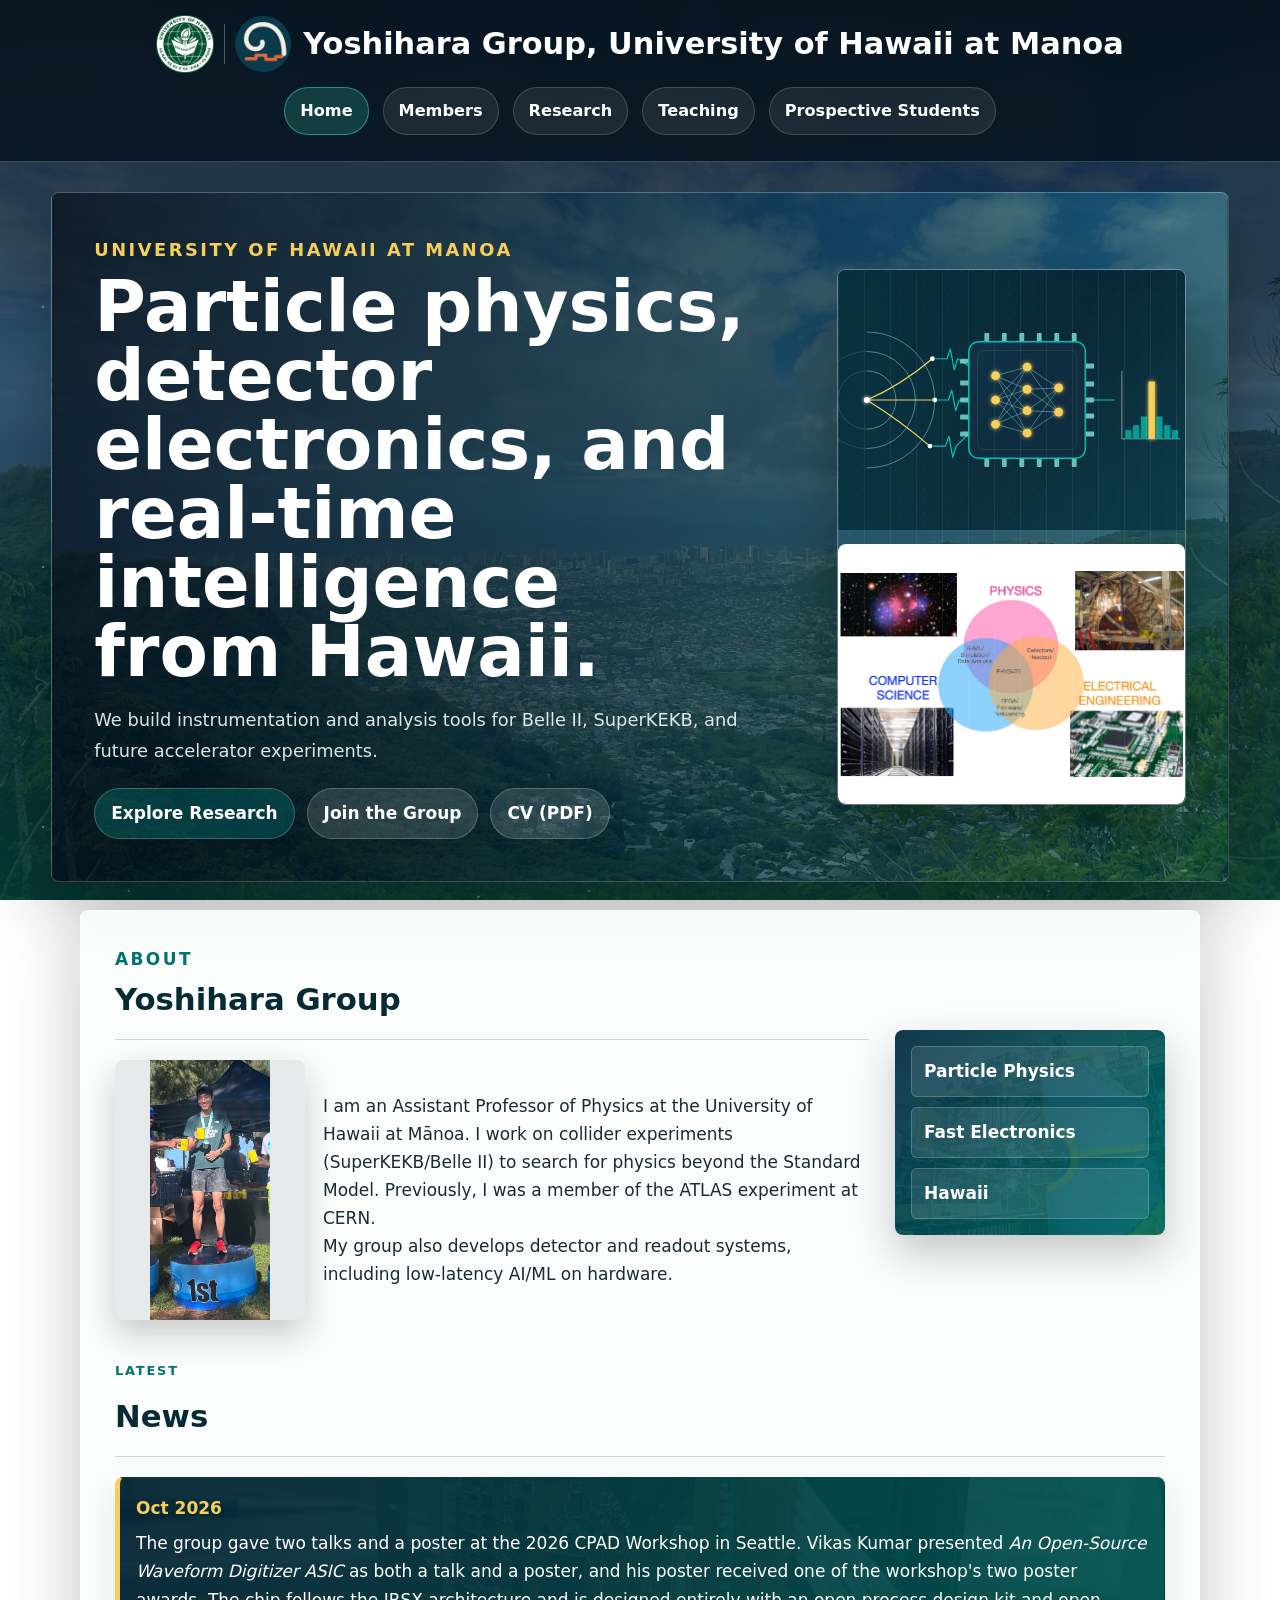
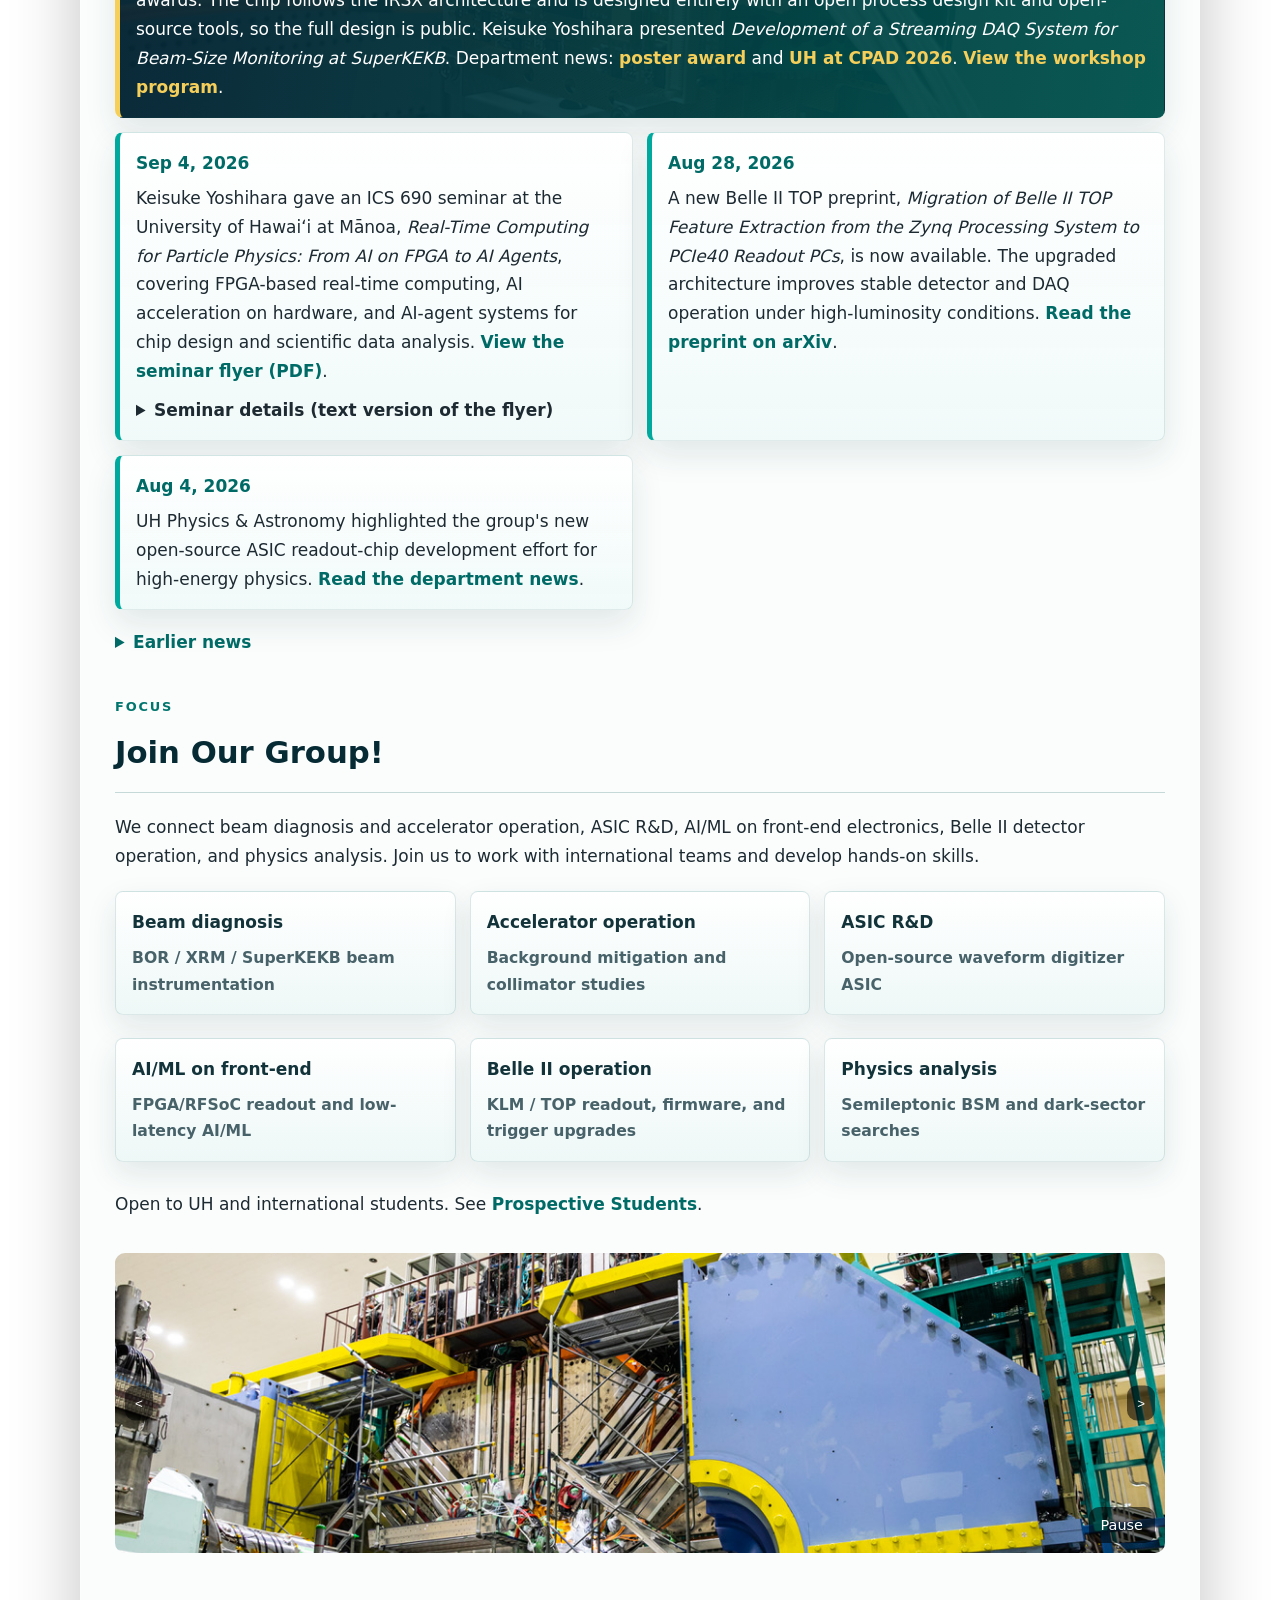
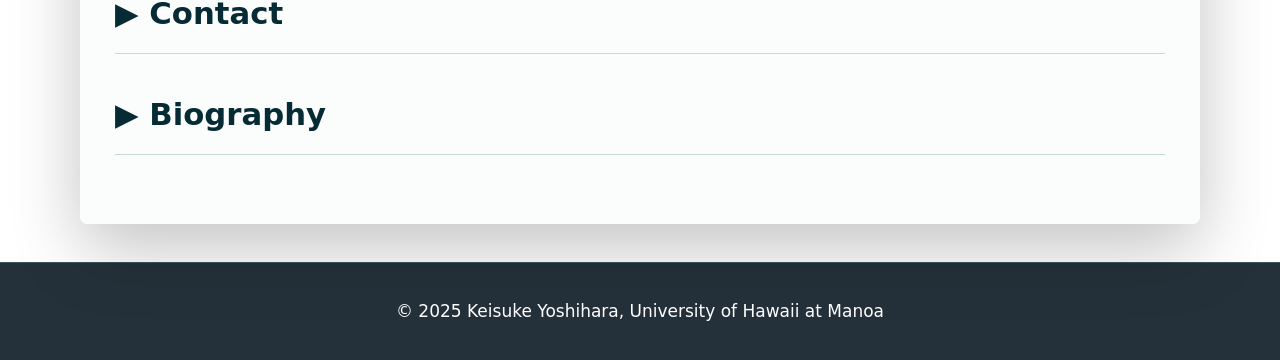
<file: index.html>
<!DOCTYPE html>
<html lang="en">
<head>
    <meta charset="UTF-8">
    <title>Yoshihara Group, University of Hawaii at Manoa</title>
    <link rel="icon" type="image/png" href="figures/yoshihara-group-logo.png">
    <link rel="stylesheet" href="style.css?v=20260901">
    <script src="script.js" defer></script>
    <meta name="viewport" content="width=device-width, initial-scale=1.0">
</head>
<body>
    <header>
        <div class="header-content">
            <div class="header-logos">
                <img src="figures/UHlogo.png" alt="University of Hawaii logo" class="logo uh-logo">
                <span class="logo-divider" aria-hidden="true"></span>
                <img src="figures/yoshihara-group-logo.png" alt="Yoshihara Group logo" class="logo group-logo">
            </div>
            <h1>Yoshihara Group, University of Hawaii at Manoa</h1>
        </div>
        <nav>
            <ul>
                <li><a href="index.html" class="active">Home</a></li>
                <li><a href="member.html">Members</a></li>
                <li><a href="research.html">Research</a></li>
                <li><a href="teaching.html">Teaching</a></li>
                <li><a href="prospective.html">Prospective Students</a></li>
            </ul>
        </nav>
    </header>

    <section class="hero">
        <div class="hero-copy">
            <p class="eyebrow">University of Hawaii at Manoa</p>
            <h2>Particle physics, detector electronics, and real-time intelligence from Hawaii.</h2>
            <p>
                We build instrumentation and analysis tools for Belle II, SuperKEKB,
                and future accelerator experiments.
            </p>
            <div class="hero-actions">
                <a href="research.html">Explore Research</a>
                <a href="prospective.html">Join the Group</a>
                <a href="documents/Keisuke_Yoshihara_CV.pdf" target="_blank" rel="noopener">CV (PDF)</a>
            </div>
        </div>
        <div class="hero-media">
            <img src="figures/ai_on_chip.svg" alt="Illustration of detector signals processed by AI on a chip">
            <div class="hero-research-area">
                <img src="figures/research_area.jpg" alt="Research areas connecting physics, computer science, and electrical engineering">
            </div>
        </div>
    </section>

    <main>
        <!-- About Me -->
        <section id="intro" class="split-section">
            <div>
                <p class="section-kicker">About</p>
                <h2>Yoshihara Group</h2>
                <div class="about-content">
                    <img src="figures/running_photo.jpg" alt="Keisuke Yoshihara after a race in Hawaii" class="about-photo about-photo-tall">
                    <div class="about-text">
                        <p>I am an Assistant Professor of Physics at the University of Hawaii at Mānoa.
                        I work on collider experiments (SuperKEKB/Belle II) to search for physics beyond
                        the Standard Model. Previously, I was a member of the ATLAS experiment at CERN.
                        </p>
                        <p>My group also develops detector and readout systems,
                        including low-latency AI/ML on hardware.
                        </p>
                    </div>
                </div>
            </div>
            <div class="signal-panel">
                <span>Particle Physics</span>
                <span>Fast Electronics</span>
                <span>Hawaii</span>
            </div>
        </section>

	<!-- News -->
	<section id="news" class="feature-section">
	    <p class="section-kicker">Latest</p>
	    <h2>News</h2>
	    <ul class="news-list">
		<li>
		    <span class="news-date">Oct 2026</span>
		    The group gave two talks and a poster at the 2026 CPAD Workshop in Seattle. Vikas Kumar presented <em>An Open-Source Waveform Digitizer ASIC</em> as both a talk and a poster, and his poster received one of the workshop's two poster awards. The chip follows the IRSX architecture and is designed entirely with an open process design kit and open-source tools, so the full design is public. Keisuke Yoshihara presented <em>Development of a Streaming DAQ System for Beam-Size Monitoring at SuperKEKB</em>.
		    Department news: <a href="https://www.phys.hawaii.edu/uh-manoa-graduate-student-wins-poster-award-at-national-particle-physics-detector-workshop/" target="_blank" rel="noopener">poster award</a> and <a href="https://www.phys.hawaii.edu/uh-researchers-at-cpad-2026-in-seattle/" target="_blank" rel="noopener">UH at CPAD 2026</a>.
		    <a href="https://indico.global/event/17230/" target="_blank" rel="noopener">View the workshop program</a>.
		</li>
		<li>
		    <span class="news-date">Sep 4, 2026</span>
		    Keisuke Yoshihara gave an ICS 690 seminar at the University of Hawaiʻi at Mānoa, <em>Real-Time Computing for Particle Physics: From AI on FPGA to AI Agents</em>, covering FPGA-based real-time computing, AI acceleration on hardware, and AI-agent systems for chip design and scientific data analysis.
		    <a href="documents/ICS690_Seminar_Flyer_20260904.pdf">View the seminar flyer (PDF)</a>.
		    <details class="text-version">
		        <summary>Seminar details (text version of the flyer)</summary>
		        <p><strong>ICS 690 Seminar, Information &amp; Computer Sciences</strong><br>
		        Friday, September 4, 2026, 12:30&ndash;1:30 PM, AgSci 220</p>
		        <p><strong>Speaker:</strong> Keisuke Yoshihara, Assistant Professor, Physics &amp; Astronomy, University of Hawaiʻi at Mānoa. Ph.D., University of Tokyo. Currently working on SuperKEKB/Belle II; previously worked on the LHC-ATLAS experiment at CERN.</p>
		        <p><strong>Abstract:</strong> Modern particle physics experiments are among the world&rsquo;s most demanding computing systems, processing enormous data streams in real time. Experiments such as Belle II require detector information to be analyzed within only a few microseconds for event triggering and data acquisition. This seminar introduces the computing challenges behind modern collider experiments and presents recent developments in FPGA-based real-time computing, AI acceleration on hardware, and AI-agent systems for chip design and scientific data analysis. The talk will also highlight opportunities for interdisciplinary collaboration between computer science and experimental physics through research and education at UH.</p>
		        <p><strong>Research themes:</strong> real-time systems, FPGA acceleration, AI agents, scientific data.</p>
		    </details>
		</li>
		<li>
		    <span class="news-date">Aug 28, 2026</span>
		    A new Belle II TOP preprint, <em>Migration of Belle II TOP Feature Extraction from the Zynq Processing System to PCIe40 Readout PCs</em>, is now available. The upgraded architecture improves stable detector and DAQ operation under high-luminosity conditions.
		    <a href="https://arxiv.org/abs/2608.27814" target="_blank" rel="noopener">Read the preprint on arXiv</a>.
		</li>
		<li>
		    <span class="news-date">Aug 4, 2026</span>
		    UH Physics &amp; Astronomy highlighted the group's new open-source ASIC readout-chip development effort for high-energy physics.
		    <a href="https://www.phys.hawaii.edu/professor-keisuke-yoshihara-launches-open-source-asic-readout-chip-development-effort-for-high-energy-physics/">Read the department news</a>.
		</li>
	    </ul>
	    <details class="news-archive">
	        <summary>Earlier news</summary>
	        <ul class="news-list news-list-archive">
		<li>
		    <span class="news-date">July 2026</span>
		    Horacio Crotte Ledesma, Tommy Lam, Cody Driver, and Keisuke Yoshihara presented their work at the 2026 Belle II Summer Workshop at the University of Louisville.
		    <a href="https://indico.belle2.org/event/17870/">View the workshop program</a>.
		</li>
		<li>
		    <span class="news-date">July 2026</span>
		    Our paper, <em>Development of a Silicon-Based Ultra-Fast X-Ray Beam Size Monitor for SuperKEKB</em>, was submitted to Nuclear Instruments and Methods in Physics Research Section A (NIM A).
		    <a href="https://arxiv.org/abs/2607.08205v1">Read the preprint on arXiv</a>.
		</li>
		<!--
		<li>
		    <span class="news-date">May 2026</span>
		    The group received research funding for open-source ASIC R&amp;D in FY2026.
		</li>
		-->
		<li>
		    <span class="news-date">June 2026</span>
		    The US-Japan Program awarded three-year funding for the SuperKEKB XRM project, an ultrafast beam-size measurement effort with Yoshihara as Co-PI.
		    <a href="https://www.phys.hawaii.edu/uhm-physicists-contribute-to-us-japan-project-to-advance-accelerator-diagnostics/">Read the department news</a>.
		</li>
		<li>
		    <span class="news-date">May 2026</span>
		    Tommy Lam joined the group as a postdoctoral researcher. He works on TOP operation and DAQ system upgrades, as well as dark-sector physics analyses.
		</li>
		<li>
		    <span class="news-date">Mar 20, 2026</span>
		    The UH News press release highlighted Christopher Ketter's Belle II Technical Thesis Award.
		    <a href="https://www.hawaii.edu/news/2026/03/20/ketter-physics-honor/">Read the press release</a>.
		</li>
		<li>
		    <span class="news-date">Feb 25, 2026</span>
		    The Beam Instrumentation Workshop was held at the University of Hawaiʻi at Mānoa.
		</li>
		<li>
		    <span class="news-date">Feb 2026</span>
		    Postdoc Christopher Ketter received the Belle II Technical Thesis Award.
		</li>
	        </ul>
	    </details>
	</section>

        <!-- Lab Overview -->
        <section id="lab-overview" class="feature-section">
            <p class="section-kicker">Focus</p>
            <h2>Join Our Group!</h2>
            <p>We connect beam diagnosis and accelerator operation, ASIC R&amp;D, AI/ML on front-end
            electronics, Belle II detector operation, and physics analysis. Join us to work with
            international teams and develop hands-on skills.
            </p>
            <ul class="focus-grid">
                <li><strong>Beam diagnosis</strong><span>BOR / XRM / SuperKEKB beam instrumentation</span></li>
                <li><strong>Accelerator operation</strong><span>Background mitigation and collimator studies</span></li>
                <li><strong>ASIC R&amp;D</strong><span>Open-source waveform digitizer ASIC</span></li>
                <li><strong>AI/ML on front-end</strong><span>FPGA/RFSoC readout and low-latency AI/ML</span></li>
                <li><strong>Belle II operation</strong><span>KLM / TOP readout, firmware, and trigger upgrades</span></li>
                <li><strong>Physics analysis</strong><span>Semileptonic BSM and dark-sector searches</span></li>
            </ul>
            <p>
                Open to UH and international students. See <a href="prospective.html">Prospective Students</a>.
            </p>
        </section>

        <!-- Carousel (optional, for visual appeal) -->
        <div class="carousel">
            <button type="button" class="arrow-left" aria-label="Previous image"><span aria-hidden="true">&lt;</span></button>
            <img src="figures/belle2.jpeg" alt="Belle II Detector" class="carousel-img active">
            <img src="figures/collimator.jpeg" alt="Beam Collimator at SuperKEKB" class="carousel-img">
            <img src="figures/topbs.png" alt="TOP Detector Board-Stack" class="carousel-img">
            <button type="button" class="arrow-right" aria-label="Next image"><span aria-hidden="true">&gt;</span></button>
            <button type="button" class="carousel-pause" aria-label="Pause slideshow">Pause</button>
        </div>

        <!-- Contact -->
        <section id="contact">
            <h2><button type="button" class="section-toggle" aria-expanded="false" aria-controls="contact-content" onclick="toggleSection('contact-content', this)"><span class="toggle-arrow" aria-hidden="true">▶</span> Contact</button></h2>
            <div id="contact-content" style="display: none;">
                <ul>
                    <li>Email: kyoshiha _at_ hawaii.edu</li>
                    <li>Office: 2505 Correa Rd, WAT229, Honolulu, HI 96822</li>
                    <li>Phone: (808) 956 2941</li>
                </ul>
            </div>
        </section>

        <!-- Biography -->
        <section id="bio">
            <h2><button type="button" class="section-toggle" aria-expanded="false" aria-controls="bio-content" onclick="toggleSection('bio-content', this)"><span class="toggle-arrow" aria-hidden="true">▶</span> Biography</button></h2>
            <div id="bio-content" class="bio-content" style="display: none;">
                <ul>
                    <li>
                        <strong>Education:</strong>
                        <ul>
                            <li>Doctor of Philosophy, Physics, The University of Tokyo, 04/2011 - 09/2014 <br>
                                Thesis: "Measurement of the Higgs boson couplings using the WW∗ → lνlν final state."
                                <a href="https://inspirehep.net/authors/1074143">More on INSPIRE-HEP</a>
                            </li>
                        </ul>
                    </li>
                    <li>
                        <strong>Professional Experience:</strong>
                        <ul>
                            <li>・ Assistant Professor, University of Hawai’i at Mānoa, 05/2024 - present</li>
                            <li>・ Data Science Consultant, Accenture, 05/2023 - 03/2024</li>
                            <li>・ Designated Associate Professor, Nagoya University KMI, 04/2021 - 04/2023</li>
                            <li>・ Postdoctoral Fellow, Physics, Iowa State University, 10/2019 - 03/2021</li>
                            <li>・ Postdoctoral Fellow, Physics, University of Pennsylvania, 10/2014 - 09/2019</li>
                        </ul>
                    </li>
                    <li>
                        <strong>Awards:</strong>
                        <ul>
                            <li>・ ATLAS Outstanding Achievement Award, ATLAS, 01/2021</li>
                            <li>・ Young Scientist Award of the Physical Society of Japan, JPS, 03/2016</li>
                            <li>・ Incentive Award of the Japan Association of High Energy Physicists, JAHEP, 10/2015</li>
                        </ul>
                    </li>
                    <li>
                        <strong>Leadership:</strong>
                        <ul>
                            <li>・ US Belle II Level-2 Manager (TOP Detector), 07/2025 - Present</li>
                            <li>・ US Belle II Executive Committee Member, 01/2025 - Present</li>
                            <li>・ Belle II Upgrade WG Coordinator of Outer Detector Sub-group, 09/2022 - 04/2023</li>
                            <li>・ Belle II (deputy) Run Coordinator, 05/2020 - 04/2023</li>
                            <li>・ Belle II KLM (deputy) Run Coordinator, 02/2020 - 03/2021</li>
                            <li>・ ATLAS SUSY Background Forum Convener, 10/2017 - 09/2019</li>
                            <li>・ ATLAS TRT DAQ Operation Leader, 04/2017 - 03/2019</li>
                        </ul>
                    </li>
                </ul>
            </div>
        </section>

    </main>

    <footer>
        <p>&copy; 2025 Keisuke Yoshihara, University of Hawaii at Manoa</p>
    </footer>

</body>
</html>
</file>
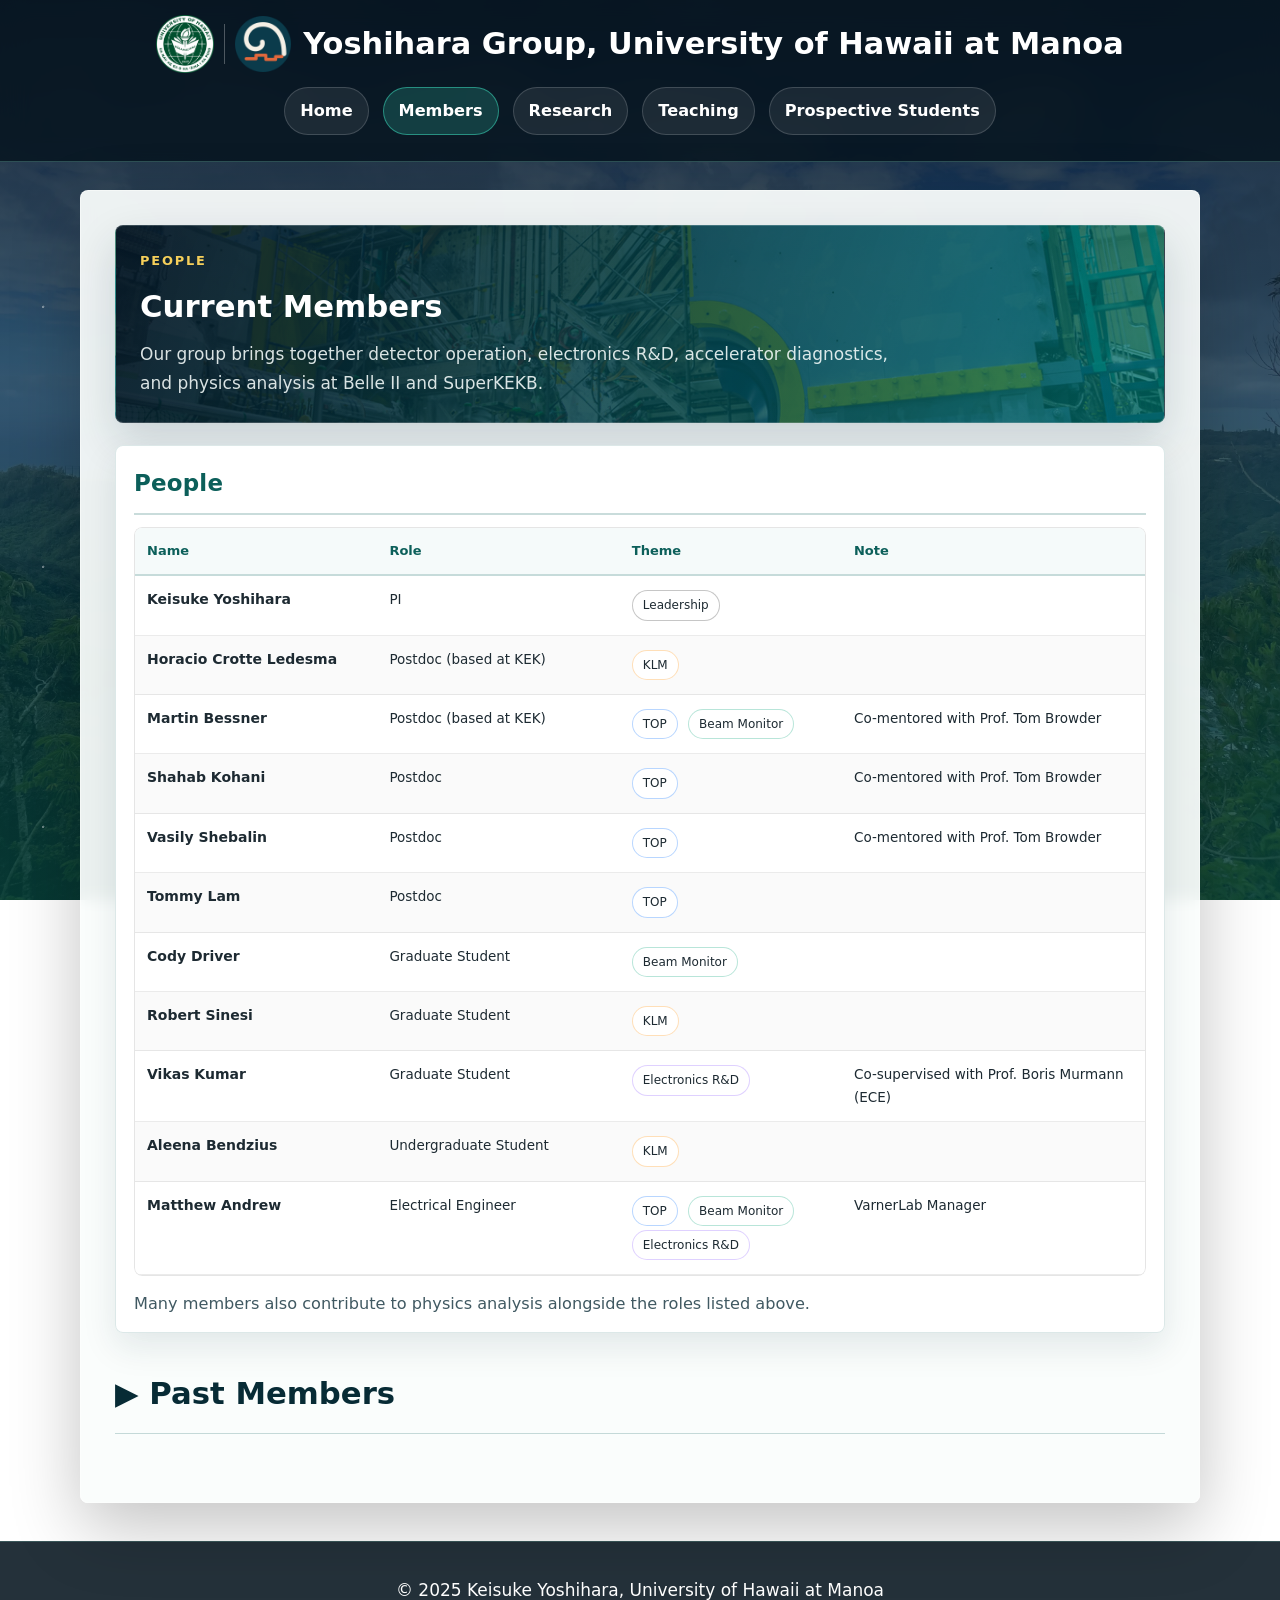
<file: member.html>
<!DOCTYPE html>
<html lang="en">
<head>
    <meta charset="UTF-8">
    <title>Group Members - Keisuke Yoshihara</title>
    <link rel="icon" type="image/png" href="figures/yoshihara-group-logo.png">
    <link rel="stylesheet" href="style.css?v=20260901">
    <script src="script.js" defer></script>
    <meta name="viewport" content="width=device-width, initial-scale=1.0">
</head>
<body>
<header>
    <div class="header-content">
        <div class="header-logos">
            <img src="figures/UHlogo.png" alt="University of Hawaii logo" class="logo uh-logo">
            <span class="logo-divider" aria-hidden="true"></span>
            <img src="figures/yoshihara-group-logo.png" alt="Yoshihara Group logo" class="logo group-logo">
        </div>
        <h1>Yoshihara Group, University of Hawaii at Manoa</h1>
    </div>
    <nav>
        <ul>
            <li><a href="index.html">Home</a></li>
            <li><a href="member.html" class="active">Members</a></li>
            <li><a href="research.html">Research</a></li>
            <li><a href="teaching.html">Teaching</a></li>
            <li><a href="prospective.html">Prospective Students</a></li>
        </ul>
    </nav>
</header>

<main>
<section id="current-members" class="members">
  <div class="members-hero">
    <p class="section-kicker">People</p>
    <h2>Current Members</h2>
    <p>Our group brings together detector operation, electronics R&amp;D, accelerator diagnostics, and physics analysis at Belle II and SuperKEKB.</p>
  </div>

  <!-- Group photo hidden until everyone agrees. To restore: put figures/group_photo_2026-10.jpg back and uncomment.
  <figure class="group-photo">
    <img src="figures/group_photo_2026-10.jpg" alt="Six group members smiling around a restaurant table" loading="lazy">
    <figcaption>Group members in Japan, October 2026.</figcaption>
  </figure>
  -->

  <div class="members-wrap">

    <div class="members-panel">
      <h3>People</h3>

      <div class="people-table-wrap">
        <table class="member-table">
          <thead>
            <tr>
              <th class="w-name">Name</th>
              <th class="w-role">Role</th>
              <th class="w-theme">Theme</th>
              <th class="w-note">Note</th>
            </tr>
          </thead>

          <tbody>
            <tr>
              <td class="col-name">Keisuke Yoshihara</td>
              <td>PI</td>
              <td><span class="tag tag-pi">Leadership</span></td>
              <td></td>
            </tr>

            <tr>
              <td class="col-name">Horacio Crotte Ledesma</td>
              <td>Postdoc (based at KEK)</td>
              <td><span class="tag tag-klm">KLM</span></td>
              <td></td>
            </tr>

            <tr>
              <td class="col-name">Martin Bessner</td>
              <td>Postdoc (based at KEK)</td>
              <td>
                <span class="tag tag-top">TOP</span>
                <span class="tag tag-beam">Beam Monitor</span>
              </td>
              <td>Co-mentored with Prof. Tom Browder</td>
            </tr>

            <tr>
              <td class="col-name">Shahab Kohani</td>
              <td>Postdoc </td>
              <td><span class="tag tag-top">TOP</span></td>
              <td>Co-mentored with Prof. Tom Browder</td>
            </tr>

            <tr>
              <td class="col-name">Vasily Shebalin</td>
              <td>Postdoc </td>
              <td><span class="tag tag-top">TOP</span></td>
              <td>Co-mentored with Prof. Tom Browder</td>
            </tr>

            <tr>
              <td class="col-name">Tommy Lam</td>
              <td>Postdoc</td>
              <td><span class="tag tag-top">TOP</span></td>
              <td></td>
            </tr>

            <tr>
              <td class="col-name">Cody Driver</td>
              <td>Graduate Student</td>
              <td><span class="tag tag-beam">Beam Monitor</span></td>
              <td></td>
            </tr>

            <tr>
              <td class="col-name">Robert Sinesi</td>
              <td>Graduate Student</td>
              <td><span class="tag tag-klm">KLM</span></td>
              <td></td>
            </tr>

            <tr>
              <td class="col-name">Vikas Kumar</td>
              <td>Graduate Student</td>
              <td><span class="tag tag-elec">Electronics R&amp;D</span></td>
              <td>Co-supervised with Prof. Boris Murmann (ECE)</td>
            </tr>

            <tr>
              <td class="col-name">Aleena Bendzius</td>
              <td>Undergraduate Student</td>
              <td><span class="tag tag-klm">KLM</span></td>
              <td></td>
            </tr>

            <tr>
              <td class="col-name">Matthew Andrew</td>
              <td>Electrical Engineer</td>
              <td>
                <span class="tag tag-top">TOP</span>
                <span class="tag tag-beam">Beam Monitor</span>
                <span class="tag tag-elec">Electronics R&amp;D</span>
              </td>
              <td>VarnerLab Manager</td>
            </tr>
          </tbody>
        </table>
      </div>

      <p style="margin: 14px 0 0; color: #405962; font-size: 0.95em;">Many members also contribute to physics analysis alongside the roles listed above.</p>

    </div>
  </div>
</section>

<section id="past-members">
  <h2><button type="button" class="section-toggle" aria-expanded="false" aria-controls="past-members-content" onclick="toggleSection('past-members-content', this)"><span class="toggle-arrow" aria-hidden="true">▶</span> Past Members</button></h2>
  <div id="past-members-content" style="display: none;">
    <div class="members-panel past-panel">
    <h3>People</h3>
    <div class="member-list">
      <div class="member">
        <strong>Christopher Ketter</strong> – Postdoc (until 2026); now in industry
      </div>
      <div class="member">
        <strong>Harsh Purwar</strong> – Postdoc (until 2025); now Staff Scientist at Jefferson Lab
      </div>
      <div class="member">
        <strong>Jacob Romeo</strong> – Graduate Student (until 2026)
      </div>
      <div class="member">
        <strong>Yeunggyun Kwon</strong> – Undergraduate Student (until 2026)
      </div>
    </div>
  </div>
  </div>
</section>
</main>

<footer>
    <p>&copy; 2025 Keisuke Yoshihara, University of Hawaii at Manoa</p>
</footer>
</body>
</html>
</file>
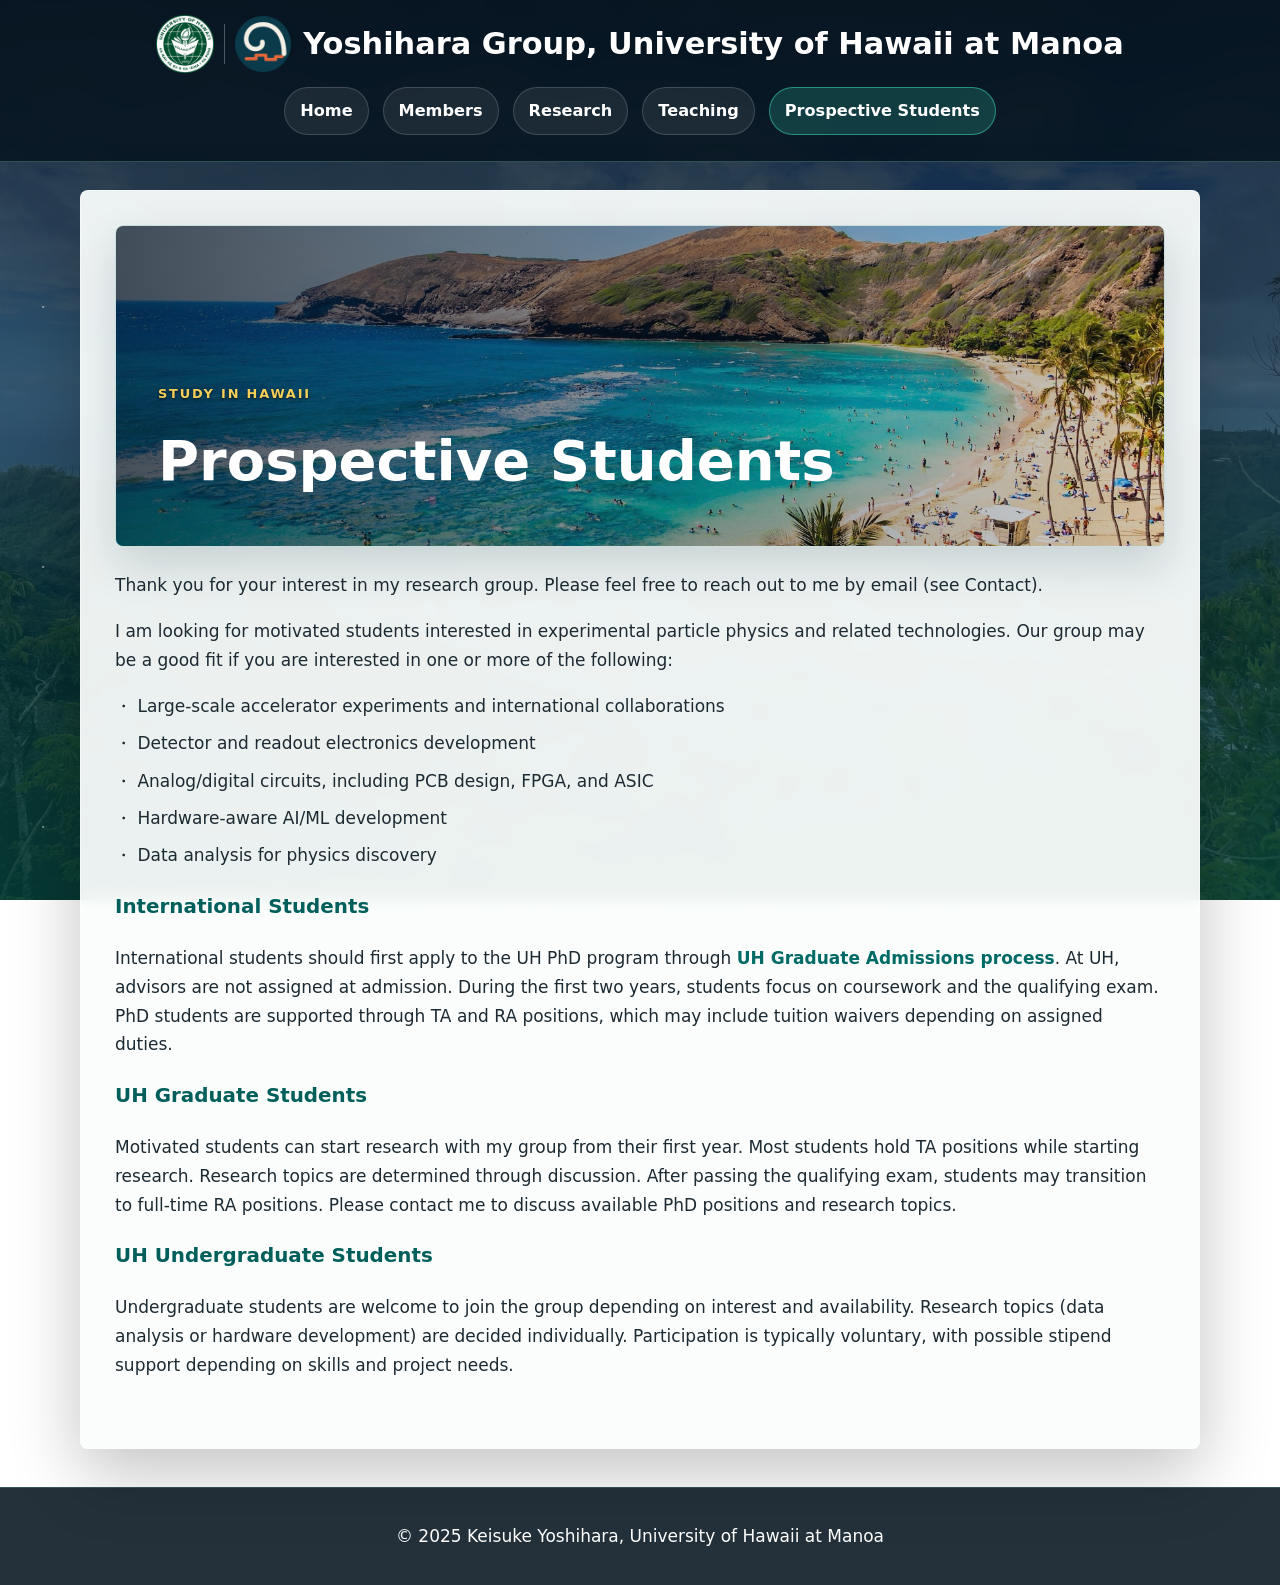
<file: prospective.html>
<!DOCTYPE html>
<html lang="en">
<head>
    <meta charset="UTF-8">
    <title>Prospective Students - Keisuke Yoshihara</title>
    <link rel="icon" type="image/png" href="figures/yoshihara-group-logo.png">
    <link rel="stylesheet" href="style.css?v=20260901">
    <meta name="viewport" content="width=device-width, initial-scale=1.0">
</head>
<body>
    <header>
        <div class="header-content">
            <div class="header-logos">
                <img src="figures/UHlogo.png" alt="University of Hawaii logo" class="logo uh-logo">
                <span class="logo-divider" aria-hidden="true"></span>
                <img src="figures/yoshihara-group-logo.png" alt="Yoshihara Group logo" class="logo group-logo">
            </div>
            <h1>Yoshihara Group, University of Hawaii at Manoa</h1>
        </div>
        <nav>
            <ul>
                <li><a href="index.html">Home</a></li>
                <li><a href="member.html">Members</a></li>
                <li><a href="research.html">Research</a></li>
                <li><a href="teaching.html">Teaching</a></li>
                <li><a href="prospective.html" class="active">Prospective Students</a></li>
            </ul>
        </nav>
    </header>

    <main>
        <section id="prospective-students">
            <div class="prospective-hero">
                <img src="figures/Hawaii_beach.jpg" alt="Hanauma Bay on Oahu">
                <div>
                    <p class="section-kicker">Study In Hawaii</p>
                    <h2>Prospective Students</h2>
                </div>
            </div>

 	    <p>
		Thank you for your interest in my research group. 
    		Please feel free to reach out to me by email (see Contact).
	    </p>
	    <p>
    		I am looking for motivated students interested in experimental particle physics 
                and related technologies. Our group may be a good fit if you are interested in one 
                or more of the following:
	    </p>
	    <ul>
    		<li>・ Large-scale accelerator experiments and international collaborations </li>
    		<li>・ Detector and readout electronics development</li>
    		<li>・ Analog/digital circuits, including PCB design, FPGA, and ASIC</li>
    		<li>・ Hardware-aware AI/ML development</li>
    		<li>・ Data analysis for physics discovery</li>
	    </ul>

            <article id="international-students">
                <h3 style="color: #005f5b;">International Students</h3>
        	<p>International students should first apply to the UH PhD program through 
                <a href="https://www.phys.hawaii.edu/graduate/grad-admission/" 
                target="_blank">UH Graduate Admissions process</a>. 
                At UH, advisors are not assigned at admission. During the first two years, 
                students focus on coursework and the qualifying exam. 
                PhD students are supported through TA and RA positions, which may include tuition 
                waivers depending on assigned duties. 
                </p>
            </article>

            <article id="uh-graduate">
                <h3 style="color: #005f5b;">UH Graduate Students</h3>
                <p>Motivated students can start research with my group from their first year. 
                Most students hold TA positions while starting research. 
                Research topics are determined through discussion. 
                After passing the qualifying exam, students may transition to full-time RA positions.
                Please contact me to discuss available PhD positions and research topics.
                </p>
            </article>

            <article id="uh-undergraduate">
                <h3 style="color: #005f5b;">UH Undergraduate Students</h3>
                <p>Undergraduate students are welcome to join the group depending on interest 
                and availability. Research topics (data analysis or hardware development) 
                are decided individually. Participation is typically voluntary, with possible 
                stipend support depending on skills and project needs.
                </p>
            </article>

        </section>
    </main>

    <footer>
        <p>&copy; 2025 Keisuke Yoshihara, University of Hawaii at Manoa</p>
    </footer>
</body>
</html>
</file>
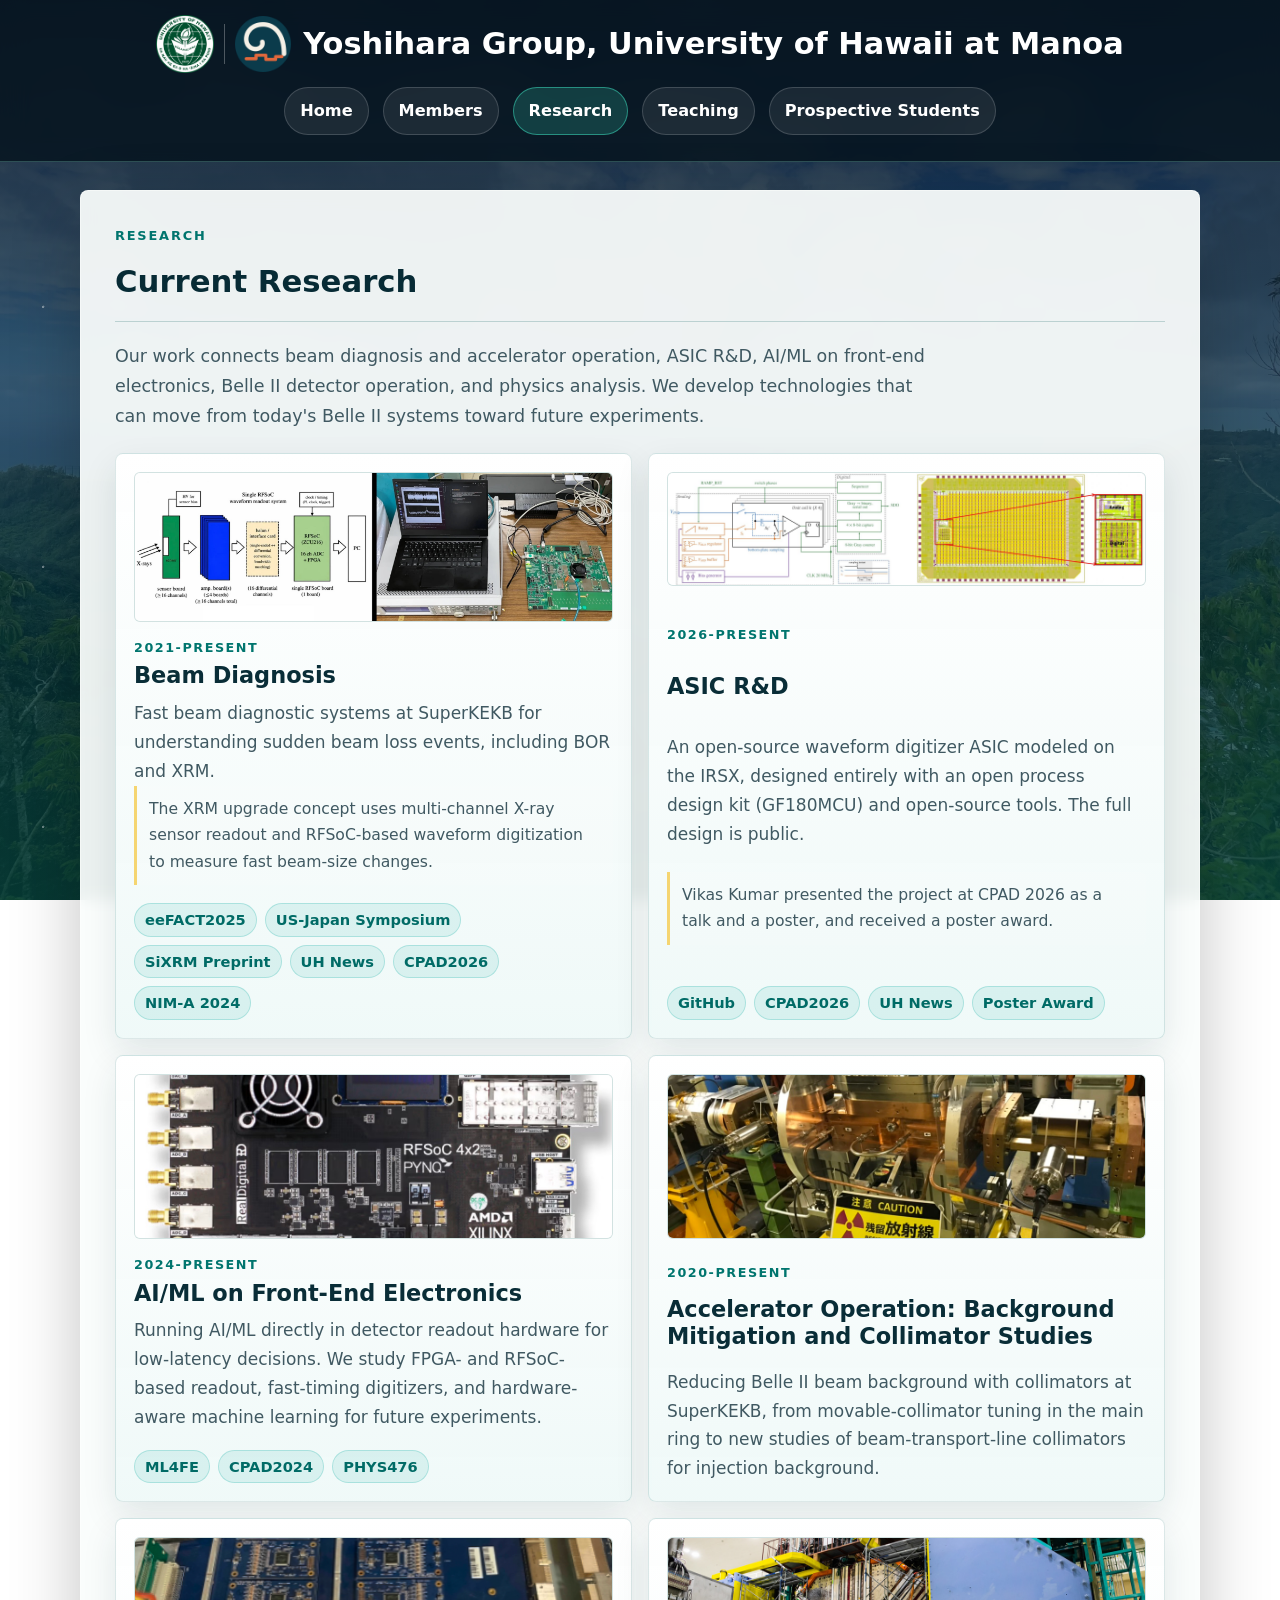
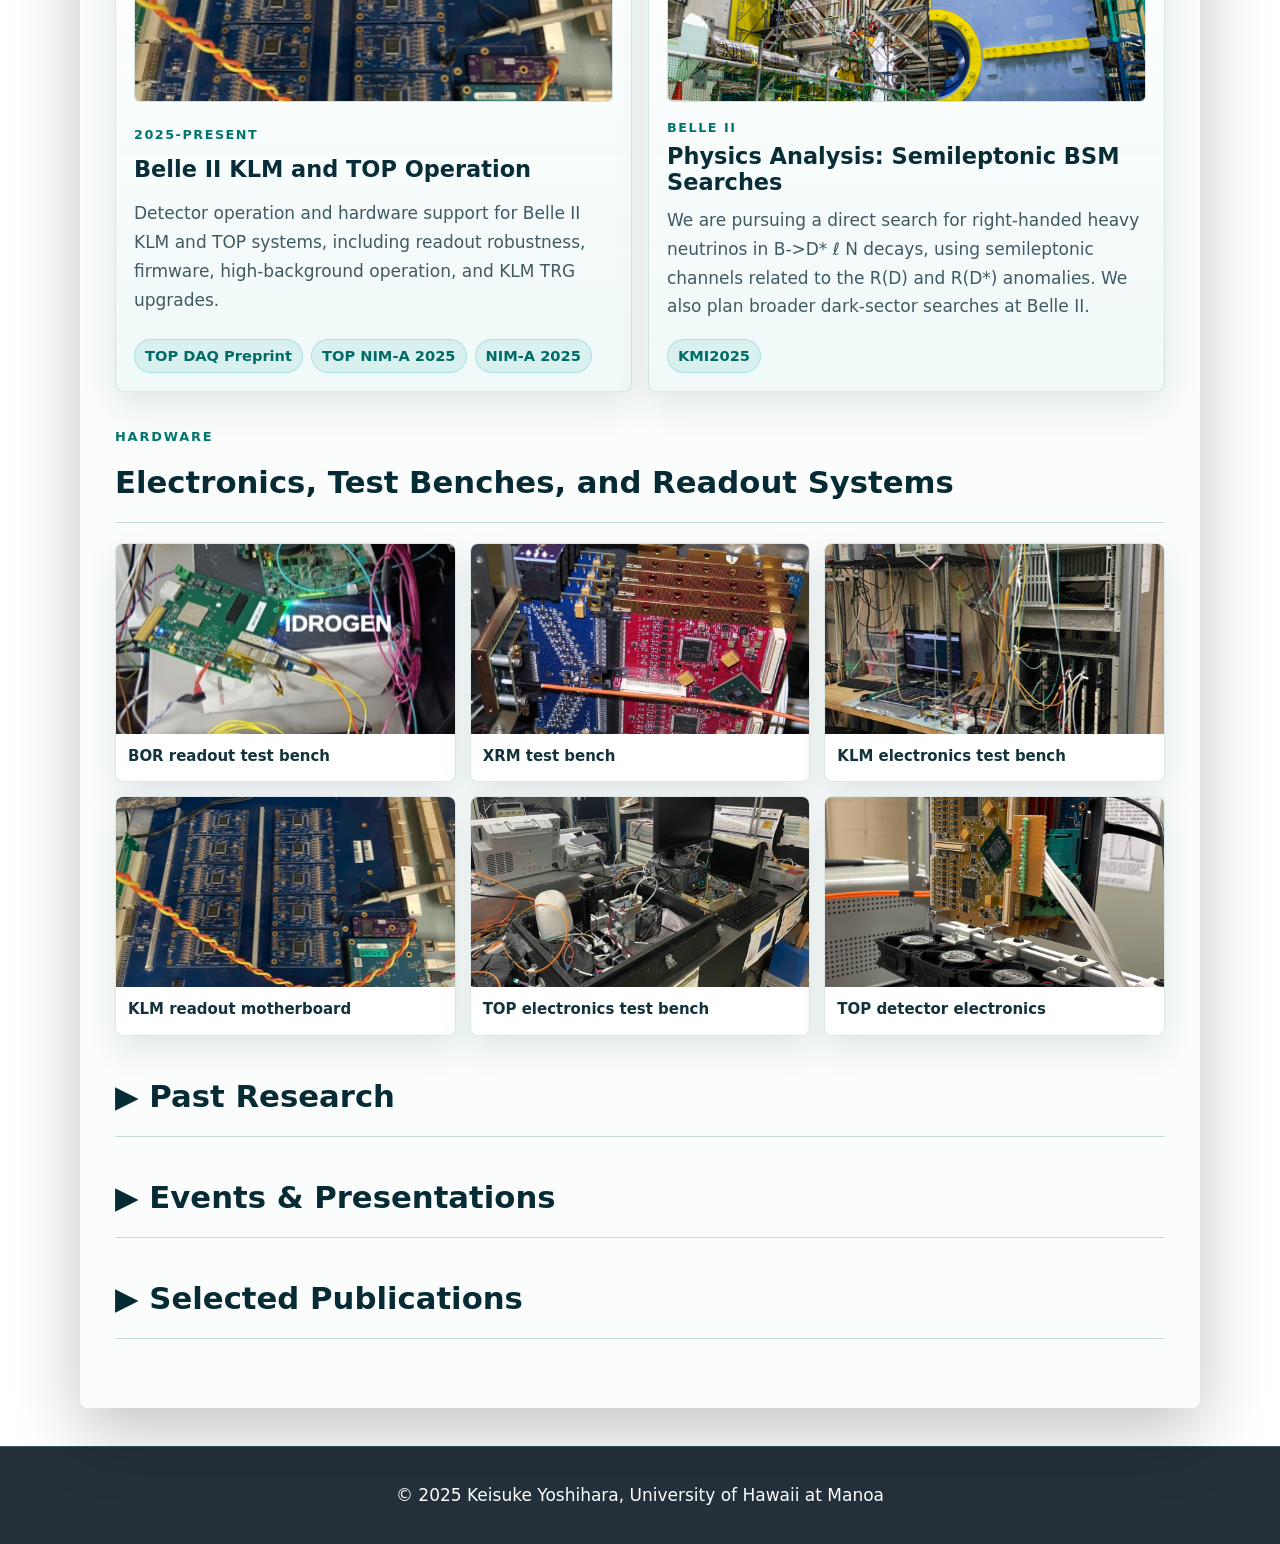
<file: research.html>
<!DOCTYPE html>
<html lang="en">
<head>
    <meta charset="UTF-8">
    <title>Research - Keisuke Yoshihara</title>
    <link rel="icon" type="image/png" href="figures/yoshihara-group-logo.png">
    <link rel="stylesheet" href="style.css?v=20260901">
    <script src="script.js" defer></script>
    <meta name="viewport" content="width=device-width, initial-scale=1.0">
</head>
<body>
<header>
    <div class="header-content">
        <div class="header-logos">
            <img src="figures/UHlogo.png" alt="University of Hawaii logo" class="logo uh-logo">
            <span class="logo-divider" aria-hidden="true"></span>
            <img src="figures/yoshihara-group-logo.png" alt="Yoshihara Group logo" class="logo group-logo">
        </div>
        <h1>Yoshihara Group, University of Hawaii at Manoa</h1>
    </div>
    <nav>
        <ul>
            <li><a href="index.html">Home</a></li>
            <li><a href="member.html">Members</a></li>
            <li><a href="research.html" class="active">Research</a></li>
            <li><a href="teaching.html">Teaching</a></li>
            <li><a href="prospective.html">Prospective Students</a></li>
        </ul>
    </nav>
</header>

<main>
    <section id="current-research" class="research-overview">
    <p class="section-kicker">Research</p>
    <h2>Current Research</h2>
    <p class="research-lede">
        Our work connects beam diagnosis and accelerator operation, ASIC R&amp;D, AI/ML on front-end
        electronics, Belle II detector operation, and physics analysis. We develop technologies that can move from
        today's Belle II systems toward future experiments.
    </p>
    <div class="research-grid">
        <article class="research-card">
            <img class="research-card-image research-card-image-wide" src="figures/XRM_RFSoC_readout.jpg" alt="Single RFSoC waveform readout system for the X-ray beam size monitor: block diagram from X-ray sensor and amplifier boards to an RFSoC board and PC, and the test bench with the RFSoC board and a laptop showing waveforms">
            <span class="research-date">2021-Present</span>
            <h3>Beam Diagnosis</h3>
            <p>Fast beam diagnostic systems at SuperKEKB for understanding sudden beam loss events, including BOR and XRM.</p>
            <p class="research-note">The XRM upgrade concept uses multi-channel X-ray sensor readout and RFSoC-based waveform digitization to measure fast beam-size changes.</p>
            <div class="research-links">
                <a href="https://indico.jacow.org/event/75/contributions/7009/attachments/768/2968/LM_20250304_KYoshihara_final.pdf" target="_blank">eeFACT2025</a>
                <a href="https://conference-indico.kek.jp/event/299/contributions/6577/subcontributions/61/attachments/4443/7131/16.US-Japan_keisuke_yoshihara_SBL.pdf" target="_blank">US-Japan Symposium</a>
                <a href="https://arxiv.org/abs/2607.08205" target="_blank" rel="noopener">SiXRM Preprint</a>
                <a href="https://www.phys.hawaii.edu/uhm-physicists-contribute-to-us-japan-project-to-advance-accelerator-diagnostics/" target="_blank" rel="noopener">UH News</a>
                <a href="https://indico.global/event/17230/contributions/169984/" target="_blank" rel="noopener">CPAD2026</a>
                <a href="https://doi.org/10.1016/j.nima.2024.170117" target="_blank">NIM-A 2024</a>
            </div>
        </article>
        <article class="research-card">
            <img class="research-card-image research-card-image-wide" src="figures/asic_architecture_layout.jpg" alt="First test chip of the open-source waveform digitizer ASIC: architecture with four sampling unit cells, ramp, comparators, and 8-bit Gray counter and capture logic, and the full-chip layout with the analog and digital blocks highlighted">
            <span class="research-date">2026-Present</span>
            <h3>ASIC R&amp;D</h3>
            <p>An open-source waveform digitizer ASIC modeled on the IRSX, designed entirely with an open process design kit (GF180MCU) and open-source tools. The full design is public.</p>
            <p class="research-note">Vikas Kumar presented the project at CPAD 2026 as a talk and a poster, and received a poster award.</p>
            <div class="research-links">
                <a href="https://github.com/sykeisuke/asic_rd" target="_blank" rel="noopener">GitHub</a>
                <a href="https://indico.global/event/17230/contributions/170018/" target="_blank" rel="noopener">CPAD2026</a>
                <a href="https://www.phys.hawaii.edu/professor-keisuke-yoshihara-launches-open-source-asic-readout-chip-development-effort-for-high-energy-physics/" target="_blank" rel="noopener">UH News</a>
                <a href="https://www.phys.hawaii.edu/uh-manoa-graduate-student-wins-poster-award-at-national-particle-physics-detector-workshop/" target="_blank" rel="noopener">Poster Award</a>
            </div>
        </article>
        <article class="research-card">
            <img class="research-card-image" src="figures/RFSoC4x2.jpg" alt="RFSoC 4x2 board for fast waveform digitization and FPGA development">
            <span class="research-date">2024-Present</span>
            <h3>AI/ML on Front-End Electronics</h3>
            <p>Running AI/ML directly in detector readout hardware for low-latency decisions. We study FPGA- and RFSoC-based readout, fast-timing digitizers, and hardware-aware machine learning for future experiments.</p>
            <div class="research-links">
                <a href="https://indico.phys.hawaii.edu/event/2506/contributions/7765/attachments/4166/5310/ML4FE_20250521_keisuke.pdf" target="_blank">ML4FE</a>
                <a href="https://indico.phy.ornl.gov/event/510/contributions/2283/attachments/1756/4056/BelleII_Upgrade_CPAD2024_KY.pdf" target="_blank">CPAD2024</a>
                <a href="teaching.html">PHYS476</a>
            </div>
        </article>
        <article class="research-card">
            <img class="research-card-image" src="figures/collimator.jpeg" alt="Beam collimator at SuperKEKB">
            <span class="research-date">2020-Present</span>
            <h3>Accelerator Operation: Background Mitigation and Collimator Studies</h3>
            <p>Reducing Belle II beam background with collimators at SuperKEKB, from movable-collimator tuning in the main ring to new studies of beam-transport-line collimators for injection background.</p>
        </article>
        <article class="research-card">
            <img class="research-card-image" src="figures/KLM_motherboard.png" alt="KLM readout motherboard">
            <span class="research-date">2025-Present</span>
            <h3>Belle II KLM and TOP Operation</h3>
            <p>Detector operation and hardware support for Belle II KLM and TOP systems, including readout robustness, firmware, high-background operation, and KLM TRG upgrades.</p>
            <div class="research-links">
                <a href="https://arxiv.org/abs/2608.27814" target="_blank" rel="noopener">TOP DAQ Preprint</a>
                <a href="https://doi.org/10.1016/j.nima.2025.170627" target="_blank">TOP NIM-A 2025</a>
                <a href="https://doi.org/10.1016/j.nima.2025.170893" target="_blank">NIM-A 2025</a>
            </div>
        </article>
        <article class="research-card">
            <img class="research-card-image" src="figures/belle2.jpeg" alt="Belle II detector">
            <span class="research-date">Belle II</span>
            <h3>Physics Analysis: Semileptonic BSM Searches</h3>
            <p>We are pursuing a direct search for right-handed heavy neutrinos in B-&gt;D* &ell; N decays, using semileptonic channels related to the R(D) and R(D*) anomalies. We also plan broader dark-sector searches at Belle II.</p>
            <div class="research-links">
                <a href="https://indico.kmi.nagoya-u.ac.jp/event/10/contributions/185/attachments/139/224/KeisukeYoshihara.pdf" target="_blank">KMI2025</a>
            </div>
        </article>
    </div>
    </section>

    <section class="research-gallery">
        <p class="section-kicker">Hardware</p>
        <h2>Electronics, Test Benches, and Readout Systems</h2>
        <div class="gallery-grid">
            <figure>
                <img src="figures/BOR_testbench.png" alt="BOR testbench with VPK120 and IDROGEN hardware">
                <figcaption>BOR readout test bench</figcaption>
            </figure>
            <figure>
                <img src="figures/XRM_testbench.jpg" alt="XRM testbench">
                <figcaption>XRM test bench</figcaption>
            </figure>
            <figure>
                <img src="figures/KLM_testbench.png" alt="KLM electronics test bench">
                <figcaption>KLM electronics test bench</figcaption>
            </figure>
            <figure>
                <img src="figures/KLM_motherboard.png" alt="KLM readout motherboard">
                <figcaption>KLM readout motherboard</figcaption>
            </figure>
            <figure>
                <img src="figures/TOP_testbench.jpg" alt="TOP electronics test bench">
                <figcaption>TOP electronics test bench</figcaption>
            </figure>
            <figure>
                <img src="figures/topbs.png" alt="TOP electronics board stack">
                <figcaption>TOP detector electronics</figcaption>
            </figure>
        </div>
    </section>

    <!-- Past Research & Publications remain folded; will be added below if needed -->
    <section id="past-research">
        <h2><button type="button" class="section-toggle" aria-expanded="false" aria-controls="past-research-content" onclick="toggleSection('past-research-content', this)"><span class="toggle-arrow" aria-hidden="true">▶</span> Past Research</button></h2>
        <div id="past-research-content" style="display: none;">
            <ol>
                <li><strong>Belle II Run Coordination (2020–2023)</strong> — Led daily operations and commissioning coordination.</li>
                <li><strong>Beam Collimator Optimization (2020–2022)</strong> — Reduced beam background by tuning movable collimators.</li>
                <li><strong>KLM Operation (2020–2021)</strong> — Reduced DAQ errors, implemented diagnostics with Elasticsearch.</li>
                <li><strong>LHC-ATLAS SUSY Searches (2014–2020)</strong> — Conducted stop/Higgsino searches with ML.</li>
                <li><strong>TRT Operation at ATLAS (2016–2019)</strong> — Maintained full TRT performance at high luminosity.</li>
                <li><strong>Higgs → WW Analysis (2011–2014)</strong> — Developed fake-lepton suppression methods contributing to discovery.</li>
            </ol>
        </div>
    </section>

    <section id="events">
        <h2><button type="button" class="section-toggle" aria-expanded="false" aria-controls="events-content" onclick="toggleSection('events-content', this)"><span class="toggle-arrow" aria-hidden="true">▶</span> Events & Presentations</button></h2>
        <div id="events-content" style="display: none;">
        <h3>2026</h3>
        <ul>
            <li><strong>CPAD2026 Workshop at Seattle</strong> — <a href="https://www.phys.hawaii.edu/uh-researchers-at-cpad-2026-in-seattle/" target="_blank" rel="noopener">UH News</a>
                <ul>
                    <li>・ Development of a Streaming DAQ System for Beam-Size Monitoring at SuperKEKB — <a href="https://indico.global/event/17230/contributions/169984/attachments/77776/151455/SiXRM_CPAD2026_KY.pdf" target="_blank" rel="noopener">Slides</a></li>
                    <li>・ An Open-Source Waveform Digitizer ASIC (talk by Vikas Kumar) — <a href="https://indico.global/event/17230/contributions/170018/attachments/77787/151489/ASIC-CPAD2026.pdf" target="_blank" rel="noopener">Slides</a></li>
                    <li>・ An Open-Source Waveform Digitizer ASIC (poster by Vikas Kumar, Poster Award) — <a href="https://www.phys.hawaii.edu/uh-manoa-graduate-student-wins-poster-award-at-national-particle-physics-detector-workshop/" target="_blank" rel="noopener">UH News</a></li>
                </ul>
            </li>
            <li><strong>ICS 690 Seminar at University of Hawaiʻi at Mānoa</strong>
                <ul>
                    <li>・ Real-Time Computing for Particle Physics: From AI on FPGA to AI Agents — <a href="documents/ICS690_Seminar_Flyer_20260904.pdf">Flyer</a></li>
                </ul>
            </li>
            <li><strong>Belle II Summer Workshop at University of Louisville</strong>
                <ul>
                    <li>・ AI/ML on Hardware — <a href="https://indico.belle2.org/event/17870/contributions/116594/attachments/42460/63276/keisuke_AIxHW_B2WS_20260730.pdf" target="_blank" rel="noopener">Slides</a></li>
                    <li>・ Machine Detector Interface (MDI) — <a href="https://indico.belle2.org/event/17870/contributions/116586/attachments/42456/63265/keisuke_MDI_B2WS_20260730.pdf" target="_blank" rel="noopener">Slides</a></li>
                    <li>・ Professional Development (panel) — <a href="https://indico.belle2.org/event/17870/contributions/116585/attachments/41756/63226/PD_B2SW_2026.pdf" target="_blank" rel="noopener">Slides</a></li>
                </ul>
            </li>
        </ul>

        <h3>2025</h3>
        <ul>
            <li><strong>Violation of Fundamental Symmetries with B mesons Workshop at FermiLab</strong>
                <ul>
                    <li>・ The upgrade of the Belle II detector — <a href="https://indico.fnal.gov/event/71119/contributions/325816/attachments/194233/269441/BelleII_Upgrade_VFSB2025_KY.pdf" target="_blank">Slides</a></li>
                </ul>
            </li>
            <li><strong>CEF Workshop: Versal and AI in FEE</strong>
                <ul>
                    <li>・ SuperKEKB BOR readout project — <a href="https://kds.kek.jp/event/57383/contributions/302184/attachments/196245/268794/BeamMon_20251201_keisuke.pdf" target="_blank">Slides</a></li>
                    <li>・ Front-end AI/ML Opportunities at SuperKEKB/Belle II — <a href="https://kds.kek.jp/event/57383/contributions/302191/attachments/196314/268901/Belle_AIML_20251202_keisuke.pdf" target="_blank">Slides</a></li>
                </ul>
            </li>
            <li><strong>CPAD2025 Workshop at UPenn</strong>
                <ul>
                    <li>・ Modern Electronics for Physicists — <a href="https://indico.global/event/14966/contributions/134019/attachments/63357/122285/CPAD_20251009_yoshihara.pdf" target="_blank">Slides</a></li>
                </ul>
            </li>
            <li><strong>Belle II Summer Workshop at Virginia Tech</strong>
                <ul>
                    <li>・ Machine Detector Interface (MDI) — <a href="https://indico.belle2.org/event/14599/contributions/93903/attachments/35255/52240/keisuke_MDI_B2WS_20250627_v2.pdf" target="_blank">Slides</a></li>
                </ul>
            </li>
            <li><strong>ML4FE Workshop at Hawaii (Host)</strong>
                <ul>
                    <li>・ Modern Electronics for Physicists — <a href="https://indico.phys.hawaii.edu/event/2506/contributions/7765/attachments/4166/5310/ML4FE_20250521_keisuke.pdf" target="_blank">Slides</a></li>
                </ul>
            </li>
            <li><strong>US-Japan Symposium 2025 at Sapporo</strong>
                <ul>
                    <li>・ Modern Electronics for Physicists — <a href="https://conference-indico.kek.jp/event/299/contributions/6577/subcontributions/64/attachments/4451/7132/19.US-Japan_keisuke_yoshihara_PHYS476.pdf" target="_blank">Slides</a></li>
                    <li>・ Advanced Beam Diagnostic and Abort Systems — <a href="https://conference-indico.kek.jp/event/299/contributions/6577/subcontributions/61/attachments/4443/7131/16.US-Japan_keisuke_yoshihara_SBL.pdf" target="_blank">Slides</a></li>
                </ul>
            </li>
            <li><strong>KMI2025 Symposium at Nagoya</strong>
                <ul>
                    <li>・ Current Status and Prospects of B Physics — <a href="https://indico.kmi.nagoya-u.ac.jp/event/10/contributions/185/attachments/139/224/KeisukeYoshihara.pdf" target="_blank">Slides</a></li>
                </ul>
            </li>
            <li><strong>eeFACT2025 at Tsukuba</strong>
                <ul>
                    <li>・ Belle II Loss Monitor Activities for Understanding the SBL Mechanism — <a href="https://indico.jacow.org/event/75/contributions/7009/attachments/768/2968/LM_20250304_KYoshihara_final.pdf" target="_blank">Slides</a></li>
                </ul>
            </li>
            <li><strong>US-Japan Beam Monitor Workshop (Host)</strong></li>
        </ul>

        <h3>2024</h3>
        <ul>
            <li><strong>CPAD2024 Workshop at Tennessee</strong>
                <ul>
                    <li>・ Belle II Upgrade Program — <a href="https://indico.phy.ornl.gov/event/510/contributions/2283/attachments/1756/4056/BelleII_Upgrade_CPAD2024_KY.pdf" target="_blank">Slides</a></li>
                </ul>
            </li>
        </ul>
        </div>
    </section>

    <section id="publications">
        <h2><button type="button" class="section-toggle" aria-expanded="false" aria-controls="pub-content" onclick="toggleSection('pub-content', this)"><span class="toggle-arrow" aria-hidden="true">▶</span> Selected Publications</button></h2>
        <div id="pub-content" style="display: none;">
            <ol>
                <li><strong>Migration of Belle II TOP Feature Extraction from the Zynq Processing System to PCIe40 Readout PCs</strong><br>Journal: NIM-A (submitted), <a href="https://arxiv.org/abs/2608.27814" target="_blank" rel="noopener">arXiv:2608.27814</a></li>
                <li><strong>Development of a Silicon-Based Ultra-Fast X-Ray Beam Size Monitor for SuperKEKB</strong><br>Journal: NIM-A (submitted), <a href="https://arxiv.org/abs/2607.08205" target="_blank" rel="noopener">arXiv:2607.08205</a></li>
                <li><strong>Machine-Learning-Based Waveform Discrimination in the Front-End Electronics of the Belle II Central Drift Chamber for Cross-Talk Noise Reduction</strong><br>Journal: IEEE Trans. Nucl. Sci. (2026), early access, <a href="https://doi.org/10.1109/TNS.2026.3754043" target="_blank" rel="noopener">DOI: 10.1109/TNS.2026.3754043</a></li>
                <li><strong>Machine Learning on Heterogeneous, Edge, and Quantum Hardware for Particle Physics</strong><br>Journal: PRX Intelligence 1 (2026) 021201, <a href="https://doi.org/10.1103/bjx3-vlj8" target="_blank" rel="noopener">DOI: 10.1103/bjx3-vlj8</a></li>
                <li><strong>Design and Commissioning of Readout Electronics for a K<sub>L</sub><sup>0</sup> and μ Detector at the Belle II Experiment</strong><br>Journal: NIM-A 1082 (2026) 170893, <a href="https://doi.org/10.1016/j.nima.2025.170893" target="_blank" rel="noopener">DOI: 10.1016/j.nima.2025.170893</a></li>
                <li><strong>The Imaging Time-of-Propagation Detector at Belle II</strong><br>Journal: NIM-A 1080 (2025) 170627, <a href="https://doi.org/10.1016/j.nima.2025.170627" target="_blank" rel="noopener">DOI: 10.1016/j.nima.2025.170627</a></li>
                <li><strong>Development and Implementation of Advanced Beam Diagnostic and Abort Systems in SuperKEKB</strong><br>Journal: NIM-A 1072 (2025) 170117, <a href="https://doi.org/10.1016/j.nima.2024.170117" target="_blank" rel="noopener">DOI: 10.1016/j.nima.2024.170117</a></li>
                <li><strong>Measured and projected beam backgrounds in the Belle II experiment at the SuperKEKB collider</strong><br>Journal: NIM-A, <a href="https://doi.org/10.1016/j.nima.2023.168550" target="_blank">DOI: 10.1016/j.nima.2023.168550</a></li>
                <li><strong>Search for new phenomena with top quark pairs in final states...</strong><br>Journal: JHEP04(2021)174, <a href="https://doi.org/10.1007/JHEP04(2021)174" target="_blank">DOI: 10.1007/JHEP04(2021)174</a></li>
                <li><strong>Radiative and electroweak penguin decay at Belle II</strong><br>
                    Proceedings: BEAUTY 2020 Conference, PoS(BEAUTY2020)019</li>
                <li><strong>Search for direct stop pair production with the ATLAS detector</strong><br>
                    Proceedings: 2019 APS Division of Particles and Fields Meeting, arXiv:1910.05162</li>
                <li><strong>Search for direct pair production of third generation squarks with the ATLAS detector</strong><br>
                    Proceedings: EPS-HEP2019, PoS(EPS-HEP2019)581</li>
                <li><strong>Search for 3rd generation superpartners with the ATLAS experiment</strong><br>
                    Proceedings: 2017 APS Division of Particles and Fields Meeting, arXiv:1710.02386</li>
                <li><strong>Search for supersymmetric partners of third generation quarks in leptonic channels with the ATLAS detector</strong><br>
                    Proceedings: LHC Physics Conference 2017, arXiv:1709.01053</li>
                <li><strong>Search for top squarks in final states with one isolated lepton, jets, and missing transverse momentum in √s = 13TeV pp collisions with the ATLAS detector</strong><br>
                    Journal: Phys. Rev. D94, 052009 (2016)</li>
                <li><strong>Observation and measurement of Higgs boson decays to WW∗ with the ATLAS detector</strong><br>
                    Journal: Phys. Rev. D92, 012006 (2015)</li>
                <li><strong>Determination of spin and parity of the Higgs boson in the WW∗ → eνμν decay channel with the ATLAS detector</strong><br>
                    Journal: Eur. Phys. J. C75 (2015) 231</li>
                <li><strong>Measurements of Higgs boson production and couplings in diboson final states with the ATLAS detector at the LHC</strong><br>
                    Journal: Phys. Lett. B726 (2013) 88</li>
                <li><strong>Evidence for the spin-0 nature of the Higgs boson using ATLAS data</strong><br>
                    Journal: Phys. Lett. B726 (2013) 120</li>
                <li><strong>Observation of a new particle in the search for the Standard Model Higgs boson with the ATLAS detector at the LHC</strong><br>
                    Journal: Phys. Lett. B716 (2012) 1-29</li>
                <li><strong>Search for the Higgs boson in the H → WW∗ → lνlν decay channel in pp collisions at √s = 7 TeV with the ATLAS detector</strong><br>
                    Journal: Phys. Rev. Lett. 108.111802 (2012)</li>
            </ol>
        </div>
    </section>

</main>

<footer>
    <p>&copy; 2025 Keisuke Yoshihara, University of Hawaii at Manoa</p>
</footer>
</body>
</html>
</file>
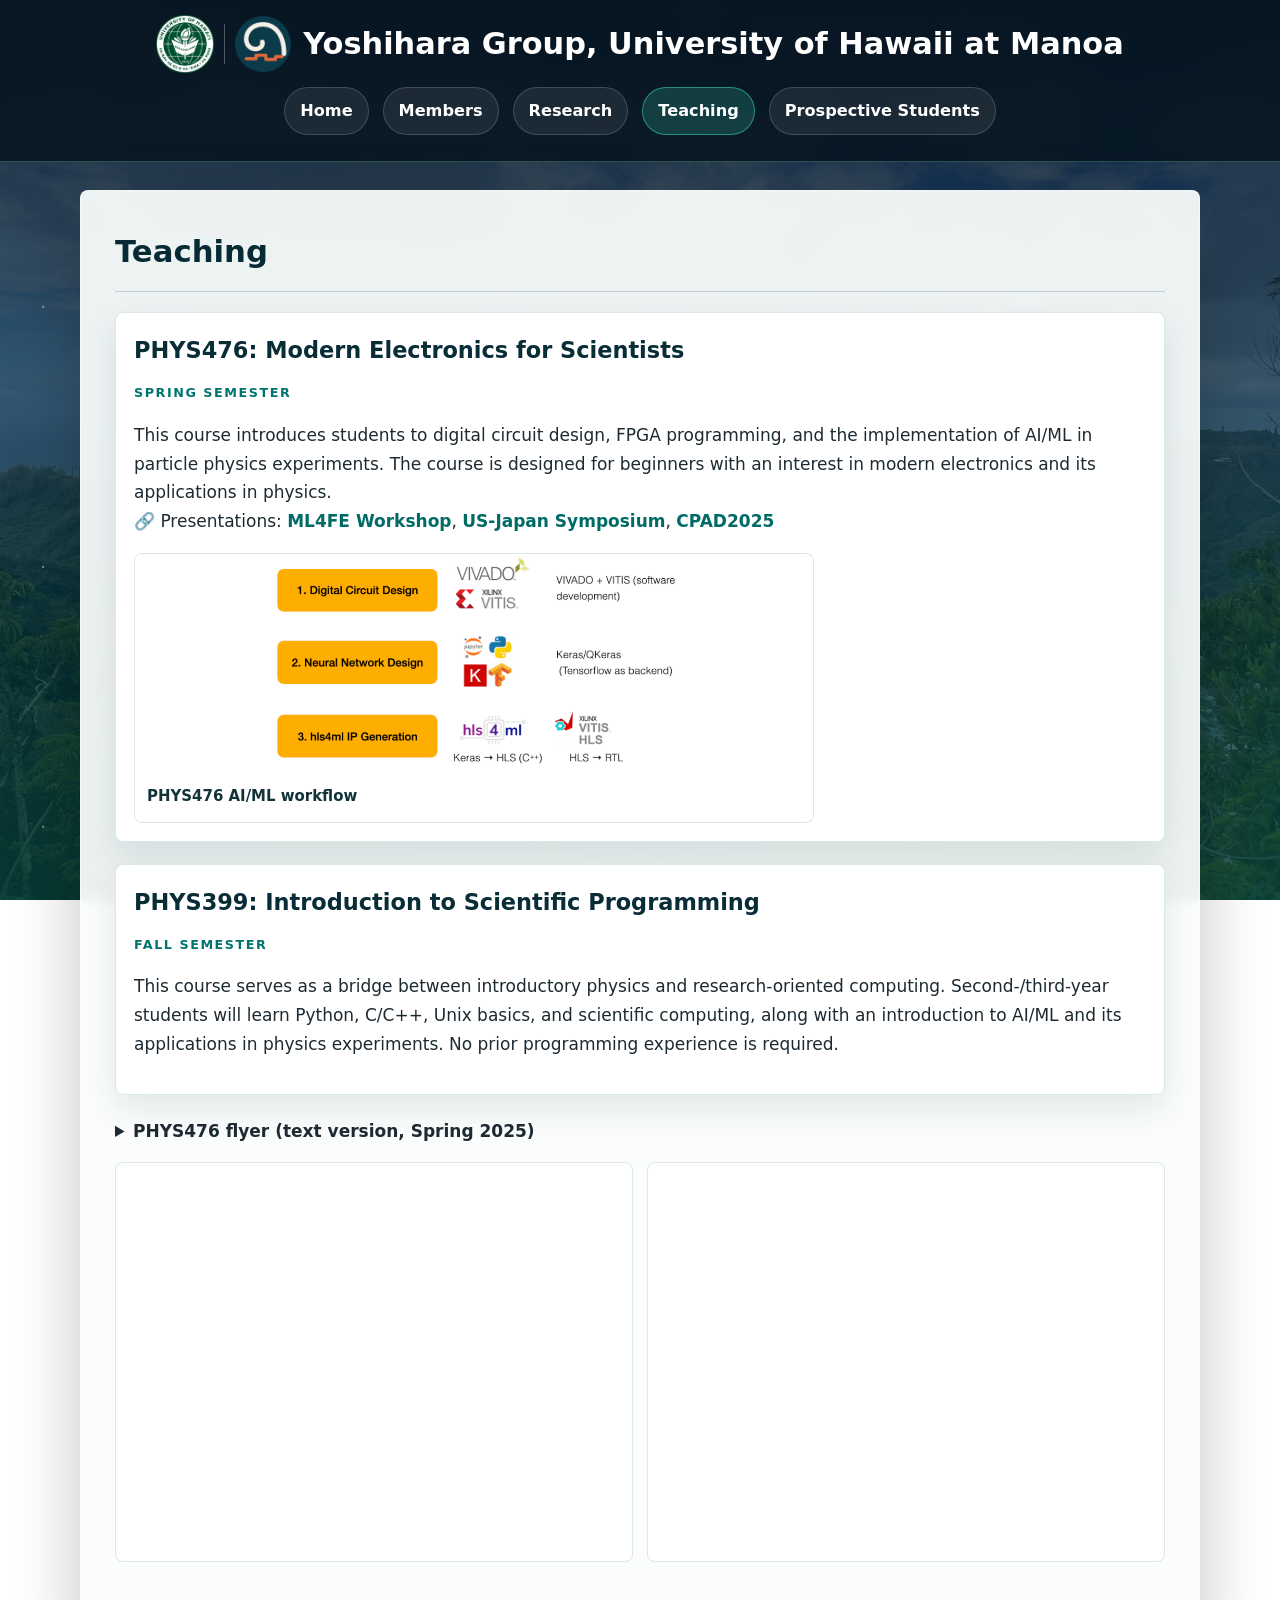
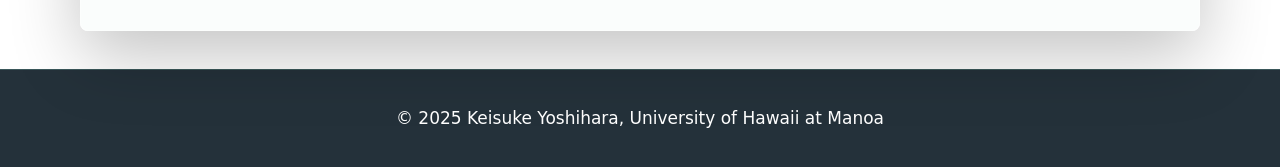
<file: teaching.html>
<!DOCTYPE html>
<html lang="en">
<head>
    <meta charset="UTF-8">
    <title>Teaching - Keisuke Yoshihara</title>
    <link rel="icon" type="image/png" href="figures/yoshihara-group-logo.png">
    <link rel="stylesheet" href="style.css?v=20260901">
    <meta name="viewport" content="width=device-width, initial-scale=1.0">
</head>
<body>
    <header>
        <div class="header-content">
            <div class="header-logos">
                <img src="figures/UHlogo.png" alt="University of Hawaii logo" class="logo uh-logo">
                <span class="logo-divider" aria-hidden="true"></span>
                <img src="figures/yoshihara-group-logo.png" alt="Yoshihara Group logo" class="logo group-logo">
            </div>
            <h1>Yoshihara Group, University of Hawaii at Manoa</h1>
        </div>
        <nav>
            <ul>
                <li><a href="index.html">Home</a></li>
                <li><a href="member.html">Members</a></li>
                <li><a href="research.html">Research</a></li>
                <li><a href="teaching.html" class="active">Teaching</a></li>
                <li><a href="prospective.html">Prospective Students</a></li>
            </ul>
        </nav>
    </header>

    <main>
        <section id="teaching">
            <h2>Teaching</h2>
            <article class="teaching-course">
                <h3>PHYS476: Modern Electronics for Scientists</h3>
                <p class="research-date">Spring Semester</p>
                <p>
                This course introduces students to digital circuit design, FPGA programming, 
		and the implementation of AI/ML in particle physics experiments. 
                The course is designed for beginners with an interest in modern electronics and its 
		applications in physics.<br>
                🔗 Presentations: <a href="https://indico.phys.hawaii.edu/event/2506/contributions/7765/attachments/4166/5310/ML4FE_20250521_keisuke.pdf" target="_blank">ML4FE Workshop</a>, <a href="https://conference-indico.kek.jp/event/299/contributions/6577/subcontributions/64/attachments/4451/7132/19.US-Japan_keisuke_yoshihara_PHYS476.pdf" target="_blank">US-Japan Symposium</a>, <a href="https://indico.global/event/14966/contributions/134019/attachments/63357/122285/CPAD_20251009_yoshihara.pdf" target="_blank">CPAD2025</a> 
                </p>
                <div class="teaching-gallery">
                    <figure>
                        <img src="figures/PHYS476_step1.png" alt="PHYS476 FPGA and AI workflow steps">
                        <figcaption>PHYS476 AI/ML workflow</figcaption>
                    </figure>
                </div>
            </article>
            <article class="teaching-course">
                <h3>PHYS399: Introduction to Scientific Programming</h3>
                <p class="research-date">Fall Semester</p>
                <p>
                This course serves as a bridge between introductory physics and research-oriented
                computing. Second-/third-year students will learn Python, C/C++, Unix basics, and scientific
                computing, along with an introduction to AI/ML and its applications in physics
                experiments. No prior programming experience is required.
                </p>
            </article>
            <details class="text-version">
                <summary>PHYS476 flyer (text version, Spring 2025)</summary>
                <p><strong>PHYS 476: Modern Electronics for Physicists</strong>, Spring semester 2025</p>
                <p><strong>Instructor:</strong> Prof. Keisuke Yoshihara (kyoshiha _at_ hawaii.edu)</p>
                <p><strong>Classroom/Lab:</strong> WAT 415<br>
                <strong>Class hours:</strong> Tuesday 1:30&ndash;4:50 PM (lecture and lab); Thursday 1:30&ndash;3:20 PM (lecture)</p>
                <p><strong>Course goals:</strong> This course is designed for beginners who want to explore digital circuit design and gain essential skills in:</p>
                <ul>
                    <li>HDL-based FPGA programming</li>
                    <li>ML/AI development with Python</li>
                    <li>Implementing ML/AI on FPGAs with high-level synthesis (HLS) tools</li>
                    <li>Applications in particle physics experiments</li>
                </ul>
            </details>
            <div class="flyer-grid">
                <iframe src="figures/PHYS 476_flyer.pdf" title="PHYS476 flyer"></iframe>
                <iframe src="figures/PHYS 399_flyer.pdf" title="PHYS399 flyer"></iframe>
            </div>
        </section>
    </main>

    <footer>
        <p>&copy; 2025 Keisuke Yoshihara, University of Hawaii at Manoa</p>
    </footer>
</body>
</html>
</file>
<file: style.css>
/* =========================
   Global
========================= */
*,
*::before,
*::after {
    box-sizing: border-box;
}

body {
    font-family: -apple-system, BlinkMacSystemFont, "Segoe UI", system-ui, sans-serif;
    font-size: 17px;
    margin: 0;
    padding: 0;
    line-height: 1.7;
    background:
        linear-gradient(180deg, rgba(6, 18, 34, 0.90) 0%, rgba(7, 38, 54, 0.66) 44%, rgba(8, 67, 61, 0.82) 100%),
        url('figures/honolulu.jpg');
    background-size: cover;
    background-attachment: fixed;
    background-position: center;
    color: #1d2a32;
}

body::before {
    content: "";
    position: fixed;
    inset: 0;
    pointer-events: none;
    background-image:
        radial-gradient(circle at 12% 18%, rgba(255,255,255,0.72) 0 1px, transparent 1.5px),
        radial-gradient(circle at 74% 12%, rgba(255,255,255,0.58) 0 1px, transparent 1.5px),
        radial-gradient(circle at 92% 36%, rgba(255,255,255,0.52) 0 1px, transparent 1.5px),
        radial-gradient(circle at 28% 62%, rgba(255,255,255,0.42) 0 1px, transparent 1.5px);
    background-size: 360px 260px, 420px 320px, 520px 380px, 460px 340px;
    opacity: 0.55;
    z-index: -1;
}

header {
    background: rgba(6, 21, 31, 0.84);
    color: white;
    text-align: center;
    padding: 0.9em 4vw 1.05em;
    border-bottom: 1px solid rgba(137, 221, 205, 0.28);
    backdrop-filter: blur(14px);
}

.header-content {
    display: flex;
    align-items: center;
    justify-content: center;
    gap: 12px;
}

.header-logos {
    display: flex;
    align-items: center;
    gap: 10px;
    flex: 0 0 auto;
}

header h1 {
    margin: 0;
    font-size: clamp(1.25rem, 2.4vw, 1.9rem);
    font-weight: 680;
    letter-spacing: 0;
}

header .logo {
    width: 58px;
    height: 58px;
    object-fit: contain;
    margin-bottom: 0;
}

header .group-logo {
    width: 56px;
    height: 56px;
}

.logo-divider {
    width: 1px;
    height: 40px;
    background: rgba(255, 255, 255, 0.28);
}

/* Nav */
nav ul {
    list-style: none;
    padding: 0;
    margin: 14px 0 0 0;
    display: flex;
    justify-content: center;
    gap: 14px;
    flex-wrap: wrap;
}

nav ul li a {
    display: inline-block;
    padding: 9px 15px;
    background-color: rgba(255,255,255,0.08);
    color: white;
    text-decoration: none;
    font-weight: 650;
    border-radius: 999px;
    border: 1px solid rgba(255,255,255,0.16);
    transition: all 0.25s ease;
    font-size: 0.95em;
}

nav ul li a.active {
    background-color: rgba(59, 212, 184, 0.20);
    border-color: rgba(59, 212, 184, 0.54);
}

nav ul li a:hover {
    background-color: rgba(255,255,255,0.16);
    transform: translateY(-2px);
}

/* Main */
main {
    margin: 28px auto 38px;
    width: min(1120px, 90%);
    background-color: rgba(250, 253, 252, 0.94);
    padding: clamp(22px, 3vw, 34px);
    border-radius: 8px;
    border: 1px solid rgba(255,255,255,0.44);
    box-shadow: 0 24px 70px rgba(0, 0, 0, 0.24);
    backdrop-filter: blur(8px);
}

section {
    margin-bottom: 2.0em;
}

section h2 {
    font-size: clamp(1.35em, 2.4vw, 1.9em);
    color: #072b35;
    border-bottom: 1px solid rgba(8, 91, 91, 0.22);
    padding-bottom: 0.45em;
    margin: 0 0 0.65em;
}

footer {
    text-align: center;
    padding: 1em 0;
    background-color: rgba(6, 21, 31, 0.88);
    color: white;
    border-top: 1px solid rgba(137, 221, 205, 0.22);
}

ul {
    list-style: none;
    padding-left: 0;
}

ul li {
    margin-bottom: 0.5em;
}

a {
    color: #006b66;
    text-decoration: none;
    font-weight: 700;
}

a:hover {
    text-decoration: underline;
}

/* =========================
   Carousel
========================= */
.carousel {
    position: relative;
    width: 100%;
    overflow: hidden;
    margin-bottom: 2.0em;
}

.carousel-img {
    display: none;
    width: 100%;
    max-height: 300px;
    object-fit: cover;
    object-position: 50% 30%;
    border-radius: 10px;
}

.carousel-img.active {
    display: block;
}

.arrow-left, .arrow-right {
    position: absolute;
    top: 50%;
    transform: translateY(-50%);
    background-color: rgba(0, 0, 0, 0.55);
    color: white;
    border: none;
    padding: 10px;
    cursor: pointer;
    z-index: 1000;
    border-radius: 10px;
}

.arrow-left { left: 10px; }

.carousel-pause {
    position: absolute;
    right: 10px;
    bottom: 10px;
    z-index: 1000;
    padding: 6px 12px;
    border: none;
    border-radius: 10px;
    background-color: rgba(0, 0, 0, 0.55);
    color: white;
    font: inherit;
    font-size: 0.85em;
    cursor: pointer;
}

.carousel-pause:hover {
    background-color: rgba(0, 0, 0, 0.82);
}
.arrow-right { right: 10px; }

.arrow-left:hover, .arrow-right:hover {
    background-color: rgba(0, 0, 0, 0.82);
}

/* =========================
   Top page
========================= */
.hero {
    width: min(1180px, 92%);
    min-height: 470px;
    margin: 30px auto 0;
    padding: clamp(24px, 4vw, 42px);
    display: grid;
    grid-template-columns: minmax(0, 1.2fr) minmax(280px, 0.72fr);
    gap: clamp(22px, 4vw, 48px);
    align-items: center;
    color: white;
    background:
        linear-gradient(110deg, rgba(3, 15, 27, 0.92), rgba(5, 43, 55, 0.76) 54%, rgba(4, 83, 79, 0.58)),
        url('figures/honolulu.jpg');
    background-size: cover;
    background-position: center;
    border: 1px solid rgba(255,255,255,0.22);
    border-radius: 8px;
    box-shadow: 0 26px 80px rgba(0,0,0,0.30);
}

.hero-copy h2 {
    margin: 0;
    max-width: 820px;
    font-size: clamp(2.35rem, 5.5vw, 4.45rem);
    line-height: 0.98;
    letter-spacing: 0;
    color: white;
    border: 0;
    padding: 0;
}

.hero-copy p {
    max-width: 680px;
    color: rgba(243, 251, 249, 0.90);
    font-size: 1.05em;
}

.eyebrow,
.section-kicker {
    margin: 0 0 8px;
    color: #00756e;
    font-size: 0.76em;
    font-weight: 800;
    letter-spacing: 0.14em;
    text-transform: uppercase;
}

.hero .eyebrow {
    color: #f5cf5a;
}

/* Kickers that sit on dark images keep a light color (contrast >= 4.5:1) */
.members-hero .section-kicker,
.prospective-hero .section-kicker {
    color: #f5cf5a;
}

.prospective-hero .section-kicker {
    text-shadow: 0 1px 3px rgba(0, 0, 0, 0.75);
}

.hero-actions {
    display: flex;
    flex-wrap: wrap;
    gap: 12px;
    margin-top: 22px;
}

.hero-actions a {
    color: white;
    padding: 10px 16px;
    border-radius: 999px;
    border: 1px solid rgba(255,255,255,0.22);
    background: rgba(0, 169, 157, 0.24);
    box-shadow: 0 12px 30px rgba(0,0,0,0.18);
}

.hero-actions a + a {
    background: rgba(255,255,255,0.12);
}

.hero-media {
    position: relative;
    border-radius: 8px;
    overflow: hidden;
    border: 1px solid rgba(255,255,255,0.28);
    box-shadow: 0 28px 80px rgba(0,0,0,0.36);
    max-width: 460px;
    justify-self: end;
}

.hero-media::after {
    content: "";
    position: absolute;
    inset: 0;
    background:
        linear-gradient(120deg, rgba(0, 169, 157, 0.32), transparent 40%),
        repeating-linear-gradient(90deg, rgba(255,255,255,0.14) 0 1px, transparent 1px 26px);
    mix-blend-mode: screen;
    opacity: 0.45;
}

.hero-media img {
    display: block;
    width: 100%;
    aspect-ratio: 4 / 3;
    object-fit: cover;
}

.split-section {
    display: grid;
    grid-template-columns: minmax(0, 1fr) 270px;
    gap: 26px;
    align-items: center;
}

.hero-research-area {
    margin-top: 14px;
}

.hero-research-area img {
    display: block;
    width: 100%;
    max-height: 260px;
    object-fit: contain;
    background: white;
    border: 1px solid rgba(255,255,255,0.24);
    border-radius: 8px;
    box-shadow: 0 18px 44px rgba(0,0,0,0.28);
}

#intro .about-content {
    display: flex;
    align-items: center;
    gap: 18px;
    margin-top: 18px;
}

#intro .about-photo {
    width: 190px;
    height: 260px;
    object-fit: cover;
    border-radius: 8px;
    box-shadow: 0 14px 32px rgba(0, 0, 0, 0.20);
}

#intro .about-photo-tall {
    object-fit: contain;
    object-position: center;
    background: rgba(6, 21, 31, 0.08);
}

#intro .about-text { flex: 1; }

#intro p {
    margin: 0;
    line-height: 1.65;
    font-size: 1em;
}

#lab-overview ul li {
    color: #12333a;
    font-weight: bold;
}

.signal-panel {
    display: grid;
    gap: 10px;
    padding: 16px;
    color: white;
    background:
        linear-gradient(135deg, rgba(5, 47, 70, 0.94), rgba(0, 112, 107, 0.88)),
        url('figures/belle2.jpeg');
    background-size: cover;
    background-position: center;
    border-radius: 8px;
    box-shadow: 0 18px 42px rgba(0,0,0,0.22);
}

.signal-panel span {
    padding: 10px 12px;
    border: 1px solid rgba(255,255,255,0.20);
    background: rgba(255,255,255,0.10);
    border-radius: 6px;
    font-weight: 800;
}

.feature-section {
    padding-top: 6px;
}

.focus-grid {
    display: grid;
    grid-template-columns: repeat(3, minmax(0, 1fr));
    gap: 14px;
    margin: 20px 0;
}

.focus-grid li {
    padding: 16px;
    min-height: 110px;
    background: linear-gradient(180deg, #ffffff, #eef8f7);
    border: 1px solid rgba(8, 91, 91, 0.14);
    border-radius: 8px;
    box-shadow: 0 12px 30px rgba(10, 45, 55, 0.10);
}

.focus-grid strong,
.focus-grid span {
    display: block;
}

.focus-grid span {
    margin-top: 8px;
    color: #48626a;
    font-size: 0.92em;
}

/* =========================
   News section
========================= */

.news-list{
    margin-top: 16px;
    padding-left: 0;
    display: grid;
    grid-template-columns: repeat(2, minmax(0, 1fr));
    gap: 14px;
}

.news-list li{
    margin-bottom: 0;
    padding: 16px 16px 15px;
    background:
        linear-gradient(180deg, rgba(255,255,255,0.98), rgba(240,250,249,0.96));
    border: 1px solid rgba(8, 91, 91, 0.13);
    border-left: 5px solid #00a99d;
    border-radius: 8px;
    list-style: none;
    box-shadow: 0 14px 32px rgba(10, 45, 55, 0.10);
}

.news-list:not(.news-list-archive) li:first-child {
    grid-column: 1 / -1;
    background:
        linear-gradient(100deg, rgba(6, 38, 54, 0.95), rgba(0, 84, 80, 0.94)),
        url('figures/topbs.png');
    background-size: cover;
    background-position: center;
    color: white;
    border-left-color: #f5cf5a;
}

.news-list:not(.news-list-archive) li:first-child .news-date,
.news-list:not(.news-list-archive) li:first-child a {
    color: #f5cf5a;
}

.news-date{
    display: block;
    font-weight: bold;
    color: #006b66;
    margin: 0 0 6px;
}

.news-archive {
    margin-top: 18px;
}

.news-archive summary {
    cursor: pointer;
    font-weight: bold;
    color: #006b66;
}

.news-archive summary:focus-visible {
    outline: 3px solid #f5cf5a;
    outline-offset: 3px;
}

/* =========================
   Research page
========================= */
.research-lede {
    max-width: 820px;
    margin: 0 0 22px;
    color: #405962;
    font-size: 1.03em;
}

.research-grid {
    display: grid;
    grid-template-columns: repeat(2, minmax(0, 1fr));
    gap: 16px;
}

.research-card {
    display: flex;
    flex-direction: column;
    justify-content: space-between;
    min-height: 360px;
    padding: 18px;
    background:
        linear-gradient(180deg, rgba(255,255,255,0.98), rgba(239,249,248,0.96));
    border: 1px solid rgba(8, 91, 91, 0.14);
    border-radius: 8px;
    box-shadow: 0 14px 34px rgba(10, 45, 55, 0.10);
}

.research-card-feature {
    grid-column: 1 / -1;
    min-height: 260px;
    color: white;
    background:
        linear-gradient(110deg, rgba(5, 23, 38, 0.94), rgba(0, 112, 107, 0.78)),
        url('figures/collimator.jpeg');
    background-size: cover;
    background-position: center;
    border-color: rgba(255,255,255,0.18);
}

.research-card-image {
    width: 100%;
    height: 165px;
    object-fit: cover;
    object-position: center;
    border-radius: 6px;
    margin-bottom: 15px;
    border: 1px solid rgba(8, 91, 91, 0.12);
    background: #eef5f4;
}

.research-card-feature .research-card-image {
    height: 210px;
    object-fit: contain;
    background: rgba(0,0,0,0.42);
    border-color: rgba(255,255,255,0.18);
}

.research-card-image-pair {
    display: grid;
    grid-template-columns: 1.25fr 1fr;
    gap: 12px;
    margin-bottom: 15px;
}

.research-card-image-pair .research-card-image {
    margin-bottom: 0;
}

.research-card h3 {
    margin: 4px 0 10px;
    color: #092d37;
    font-size: 1.32em;
    line-height: 1.18;
}

.research-card p {
    margin: 0;
    color: #405962;
}

.research-note {
    margin-top: 10px;
    padding: 10px 12px;
    border-left: 3px solid rgba(245, 207, 90, 0.86);
    background: rgba(255,255,255,0.11);
    border-radius: 0 6px 6px 0;
    font-size: 0.92em;
}

.research-card-feature h3,
.research-card-feature p {
    color: white;
    max-width: 760px;
}

.research-date {
    color: #00756e;
    font-size: 0.75em;
    font-weight: 850;
    letter-spacing: 0.12em;
    text-transform: uppercase;
}

.research-card-feature .research-date {
    color: #f5cf5a;
}

.research-links {
    display: flex;
    flex-wrap: wrap;
    gap: 8px;
    margin-top: 18px;
}

.research-links a {
    display: inline-flex;
    align-items: center;
    padding: 7px 10px;
    color: #006b66;
    background: rgba(0, 169, 157, 0.10);
    border: 1px solid rgba(0, 169, 157, 0.22);
    border-radius: 999px;
    font-size: 0.86em;
    line-height: 1.2;
}

.research-card-feature .research-links a {
    color: white;
    background: rgba(255,255,255,0.12);
    border-color: rgba(255,255,255,0.24);
}

.gallery-grid {
    display: grid;
    grid-template-columns: repeat(3, minmax(0, 1fr));
    gap: 14px;
}

.gallery-grid figure {
    margin: 0;
    overflow: hidden;
    background: rgba(255,255,255,0.96);
    border: 1px solid rgba(8, 91, 91, 0.14);
    border-radius: 8px;
    box-shadow: 0 14px 32px rgba(10, 45, 55, 0.10);
}

.gallery-grid img {
    display: block;
    width: 100%;
    height: 190px;
    object-fit: cover;
}

.gallery-grid figcaption {
    padding: 10px 12px 12px;
    color: #12333a;
    font-size: 0.88em;
    font-weight: 750;
}

/* =========================
   Teaching page
========================= */
.teaching-course {
    margin-bottom: 22px;
    padding: 18px;
    background: rgba(255,255,255,0.96);
    border: 1px solid rgba(8, 91, 91, 0.14);
    border-radius: 8px;
    box-shadow: 0 14px 32px rgba(10, 45, 55, 0.10);
}

.teaching-course h3 {
    margin: 0 0 4px;
    color: #092d37;
    font-size: 1.32em;
}

.teaching-gallery,
.flyer-grid {
    display: grid;
    grid-template-columns: repeat(2, minmax(0, 1fr));
    gap: 14px;
    margin-top: 16px;
}

.teaching-gallery {
    grid-template-columns: minmax(0, 1fr);
    max-width: 680px;
}

.teaching-gallery figure {
    margin: 0;
    overflow: hidden;
    background: #fff;
    border: 1px solid rgba(8, 91, 91, 0.14);
    border-radius: 8px;
}

.teaching-gallery img {
    display: block;
    width: 100%;
    height: 220px;
    object-fit: contain;
    background: #fff;
}

.teaching-gallery figcaption {
    padding: 10px 12px 12px;
    color: #12333a;
    font-size: 0.88em;
    font-weight: 750;
}

.flyer-grid iframe {
    width: 100%;
    height: 400px;
    border: 1px solid rgba(8, 91, 91, 0.14);
    border-radius: 8px;
    background: white;
}

/* =========================
   Prospective page
========================= */
.prospective-hero {
    position: relative;
    min-height: 320px;
    margin-bottom: 24px;
    overflow: hidden;
    border-radius: 8px;
    border: 1px solid rgba(8, 91, 91, 0.14);
    box-shadow: 0 18px 44px rgba(10, 45, 55, 0.16);
}

.prospective-hero img {
    display: block;
    width: 100%;
    height: 320px;
    object-fit: cover;
    object-position: center;
}

.prospective-hero::after {
    content: "";
    position: absolute;
    inset: 0;
    background: linear-gradient(90deg, rgba(3, 15, 27, 0.72), rgba(3, 15, 27, 0.16));
}

.prospective-hero div {
    position: absolute;
    left: clamp(20px, 4vw, 42px);
    bottom: clamp(20px, 4vw, 38px);
    z-index: 1;
    max-width: 680px;
}

.prospective-hero h2 {
    margin: 0;
    color: white;
    border: 0;
    padding: 0;
    font-size: clamp(2rem, 5vw, 3.5rem);
}

/* =========================
   Biography
========================= */
.bio-content {
    display: flex;
    flex-direction: column;
    align-items: center;
    gap: 18px;
}

.bio-photo {
    width: min(520px, 100%);
    border-radius: 15px;
    margin-bottom: 6px;
}

.bio-details {
    width: 100%;
    max-width: 860px;
    text-align: left;
    line-height: 1.65;
}

.bio-details ul {
    list-style: none;
    padding: 0;
}

/* =========================
   Past members cards
========================= */
.member-list {
    display: grid;
    grid-template-columns: repeat(auto-fit, minmax(300px, 1fr));
    gap: 18px;
    margin-top: 18px;
}

.member {
    background: rgba(255,255,255,0.86);          /* Currentとトーン統一 */
    border: 1px solid rgba(0,0,0,0.08);
    padding: 15px;
    border-radius: 16px;
    box-shadow: 0 10px 28px rgba(0,0,0,0.10);
    text-align: center;
}

/* =========================
   Tags
========================= */
.tag{
    display:inline-flex;
    align-items:center;
    padding: 4px 10px;
    font-size: 12px;
    border-radius: 999px;
    border: 1px solid rgba(0,0,0,0.10);
    background: rgba(255,255,255,0.95);
    white-space: nowrap;
}

/* Color accents */
.tag-top  { border-color: rgba(0,110,255,0.28); }
.tag-klm  { border-color: rgba(255,140,0,0.28); }
.tag-beam { border-color: rgba(0,160,120,0.28); }
.tag-elec { border-color: rgba(140,90,255,0.28); }
.tag-pi   { border-color: rgba(20,20,20,0.24); }
.tag-note { border-color: rgba(120,120,120,0.28); }

/* =========================
   Members page (readability-first)
========================= */
.members-hero {
    margin-bottom: 22px;
    padding: 24px;
    color: white;
    background:
        linear-gradient(110deg, rgba(5, 23, 38, 0.94), rgba(0, 112, 107, 0.76)),
        url('figures/belle2.jpeg');
    background-size: cover;
    background-position: center;
    border: 1px solid rgba(255,255,255,0.18);
    border-radius: 8px;
    box-shadow: 0 18px 44px rgba(10, 45, 55, 0.16);
}

.members-hero h2 {
    color: white;
    border: 0;
    padding: 0;
    margin-bottom: 8px;
}

.members-hero p:last-child {
    max-width: 760px;
    margin: 0;
    color: rgba(245, 252, 250, 0.88);
}

.members .members-wrap{
    display: grid;
    grid-template-columns: 1fr; /* 1カラム */
    gap: 18px;
}

.members-panel{
    background: rgba(255,255,255,0.96);
    border: 1px solid rgba(8, 91, 91, 0.14);
    border-radius: 8px;
    padding: 18px 18px 14px;
    box-shadow: 0 14px 34px rgba(10, 45, 55, 0.10);
    backdrop-filter: blur(6px);
}

.members-panel h3{
    margin: 0 0 12px 0;
    font-size: 1.35em;   /* ← section h2 と同じスケール */
    font-weight: 700;
    letter-spacing: 0.2px;
    color: #0c5f5a;
    padding-bottom: 10px;
    border-bottom: 2px solid rgba(12,95,90,0.22);
}

/* Table wrapper */
.people-table-wrap{
    width: 100%;
    overflow-x: auto;
    -webkit-overflow-scrolling: touch;
    border-radius: 8px;
}

/* Table */
.member-table{
    width: 100%;
    border-collapse: separate;
    border-spacing: 0;
    table-layout: fixed; /* 長文でも列が暴れない */
    background: rgba(255,255,255,0.98);
    border: 1px solid rgba(0,0,0,0.10);
    border-radius: 8px;
    overflow: hidden;
}

/* （任意）列幅を固定したい場合：thにclassを付けた時だけ効く */
.member-table .w-name  { width: 24%; }
.member-table .w-role  { width: 24%; }
.member-table .w-theme { width: 22%; }
.member-table .w-note  { width: 30%; }

.member-table thead th{
    text-align: left;
    padding: 12px 12px;
    font-size: 13px;
    font-weight: 800;
    color: #0c5f5a;
    background: rgba(245, 250, 250, 1);
    border-bottom: 2px solid rgba(12,95,90,0.20);
    position: sticky;
    top: 0;
    z-index: 1;
    white-space: nowrap;
}

.member-table tbody td{
    padding: 12px 12px;
    font-size: 13.5px;
    border-bottom: 1px solid rgba(0,0,0,0.08);
    vertical-align: top;

    /* 長文対策 */
    white-space: normal;
    overflow-wrap: anywhere;
    word-break: break-word;
}

.member-table tbody tr:nth-child(even){
    background: rgba(0,0,0,0.02);
}

.member-table tbody tr:hover{
    background: rgba(12,95,90,0.06);
}

.member-table .col-name{
    font-weight: 800;
    font-size: 14px;
}

/* Tags inside table */
.member-table .tag{
    margin: 2px 6px 2px 0;
}

/* Mentor note */
.mentor-note{
    margin-top: 12px;
    padding-top: 10px;
    border-top: 1px dashed rgba(0,0,0,0.16);
    color: #444;
    font-size: 13px;
}

/* ===== Past Members: match Current Members panel style ===== */
.past-panel{
  margin-top: 14px;
}

/* Past members list inside panel: look like rows */
#past-members .member-list{
  display: grid;
  grid-template-columns: 1fr;
  gap: 10px;
  margin-top: 12px;
}

#past-members .member{
  text-align: left;
  padding: 14px 14px;
  border-radius: 8px;
  background: rgba(255,255,255,0.98);
  border: 1px solid rgba(0,0,0,0.08);
  box-shadow: none; /* panel側に影があるので、カード影は消す */
}

/* =========================
   Mobile
========================= */
@media (max-width: 900px) {
    body { font-size: 16px; }

    body::before {
        opacity: 0.38;
    }

    header .header-content{
        flex-direction: column;
        align-items: center;
        text-align: center;
    }

    header .logo {
        width: 52px;
        height: 52px;
    }

    header .group-logo {
        width: 50px;
        height: 50px;
    }

    nav ul{
        flex-direction: row;
        gap: 8px;
    }

    nav ul li a {
        padding: 8px 12px;
        font-size: 0.88em;
    }

    main{
        width: 92%;
        padding: 18px;
        border-radius: 8px;
        margin-top: 18px;
    }

    .hero {
        width: 92%;
        min-height: auto;
        grid-template-columns: 1fr;
        margin-top: 24px;
        gap: 20px;
    }

    .hero-copy h2 {
        font-size: clamp(2.1rem, 12vw, 3.2rem);
        line-height: 1.02;
    }

    .hero-media img {
        aspect-ratio: 16 / 10;
        max-height: 260px;
        object-position: 50% 42%;
    }

    .hero-media {
        max-width: none;
        justify-self: stretch;
    }

    .split-section {
        grid-template-columns: 1fr;
    }

    #intro .about-content{
        flex-direction: column;
        align-items: stretch;
    }

    #intro .about-photo{
        width: min(100%, 280px);
        height: auto;
        aspect-ratio: auto;
        margin-bottom: 0;
        align-self: center;
    }

    .focus-grid,
    .news-list,
    .research-grid,
    .gallery-grid {
        grid-template-columns: 1fr;
    }

    .news-list:not(.news-list-archive) li:first-child,
    .research-card-feature {
        grid-column: auto;
    }

    .research-card,
    .research-card-feature {
        min-height: auto;
    }

    .research-card-image,
    .research-card-feature .research-card-image {
        height: 190px;
        object-fit: cover;
    }

    .research-card-image-pair {
        grid-template-columns: 1fr;
    }

    .gallery-grid img {
        height: 210px;
    }

    .prospective-hero,
    .prospective-hero img {
        min-height: 250px;
        height: 250px;
    }

    .teaching-gallery,
    .flyer-grid {
        grid-template-columns: 1fr;
    }

    .member-list{
        grid-template-columns: 1fr;
    }

    section h2{ font-size: 1.2em; }

    .members-hero {
        padding: 18px;
    }

    .members-panel {
        padding: 14px;
    }

    .people-table-wrap {
        overflow-x: visible;
    }

    .member-table,
    .member-table thead,
    .member-table tbody,
    .member-table tr,
    .member-table th,
    .member-table td {
        display: block;
        width: 100%;
    }

    .member-table {
        border: 0;
        background: transparent;
    }

    .member-table thead {
        display: none;
    }

    .member-table tbody tr {
        margin-bottom: 12px;
        padding: 14px;
        background: rgba(255,255,255,0.98);
        border: 1px solid rgba(8, 91, 91, 0.14);
        border-radius: 8px;
        box-shadow: 0 10px 24px rgba(10, 45, 55, 0.08);
    }

    .member-table tbody td {
        display: grid;
        grid-template-columns: 82px minmax(0, 1fr);
        gap: 10px;
        padding: 6px 0;
        border-bottom: 0;
        font-size: 0.94em;
    }

    .member-table tbody td:empty {
        display: none;
    }

    .member-table tbody td .tag {
        width: fit-content;
        max-width: 100%;
    }

    .member-table tbody td::before {
        color: #006b66;
        font-size: 0.74em;
        font-weight: 850;
        letter-spacing: 0.08em;
        text-transform: uppercase;
    }

    .member-table tbody td:nth-child(1)::before { content: "Name"; }
    .member-table tbody td:nth-child(2)::before { content: "Role"; }
    .member-table tbody td:nth-child(3)::before { content: "Theme"; }
    .member-table tbody td:nth-child(4)::before { content: "Note"; }

    .member-table .col-name {
        font-size: 1.05em;
    }
}


/* =========================
   Accessibility helpers
========================= */
/* Collapsible section headings: a real button inside the h2 (keyboard + screen reader) */
.section-toggle {
    margin: 0;
    padding: 0;
    border: 0;
    background: none;
    color: inherit;
    font: inherit;
    text-align: left;
    cursor: pointer;
}

.section-toggle:focus-visible,
.carousel-pause:focus-visible,
.arrow-left:focus-visible,
.arrow-right:focus-visible,
.text-version summary:focus-visible {
    outline: 3px solid #f5cf5a;
    outline-offset: 3px;
}

/* Text versions of PDF flyers */
.text-version {
    margin-top: 10px;
}

.text-version summary {
    cursor: pointer;
    font-weight: bold;
}

.text-version p,
.text-version ul {
    margin: 8px 0 0;
}

/* Wide figure (diagram + photo) in the feature card: show it whole */
.research-card .research-card-image.research-card-image-wide {
    height: auto;
    object-fit: contain;
}

/* Group photo on the Members page */
.group-photo {
    max-width: 720px;
    margin: 0 auto 22px;
    border-radius: 8px;
    overflow: hidden;
    border: 1px solid rgba(8, 91, 91, 0.14);
    box-shadow: 0 18px 44px rgba(10, 45, 55, 0.16);
    background: #fff;
}

.group-photo img {
    display: block;
    width: 100%;
    height: auto;
}

.group-photo figcaption {
    padding: 8px 14px;
    font-size: 0.9em;
    color: #405962;
}
</file>
